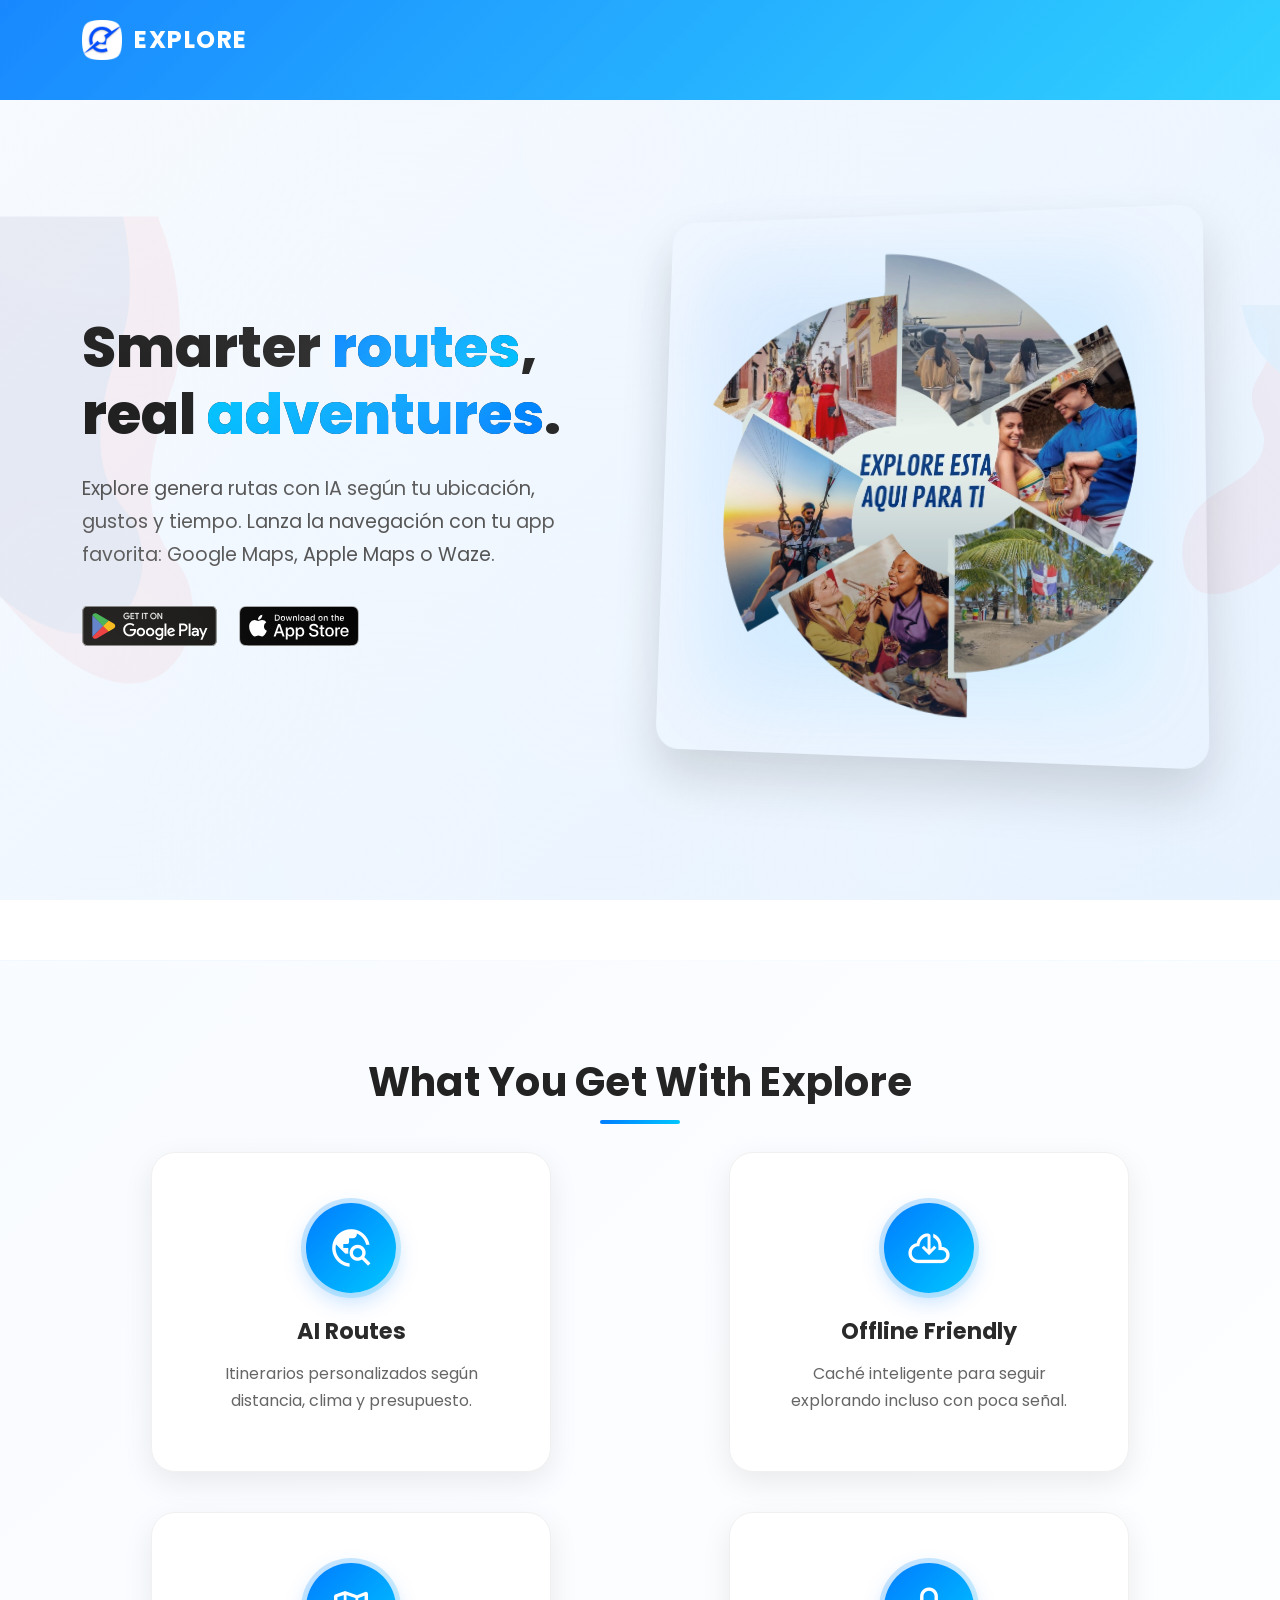
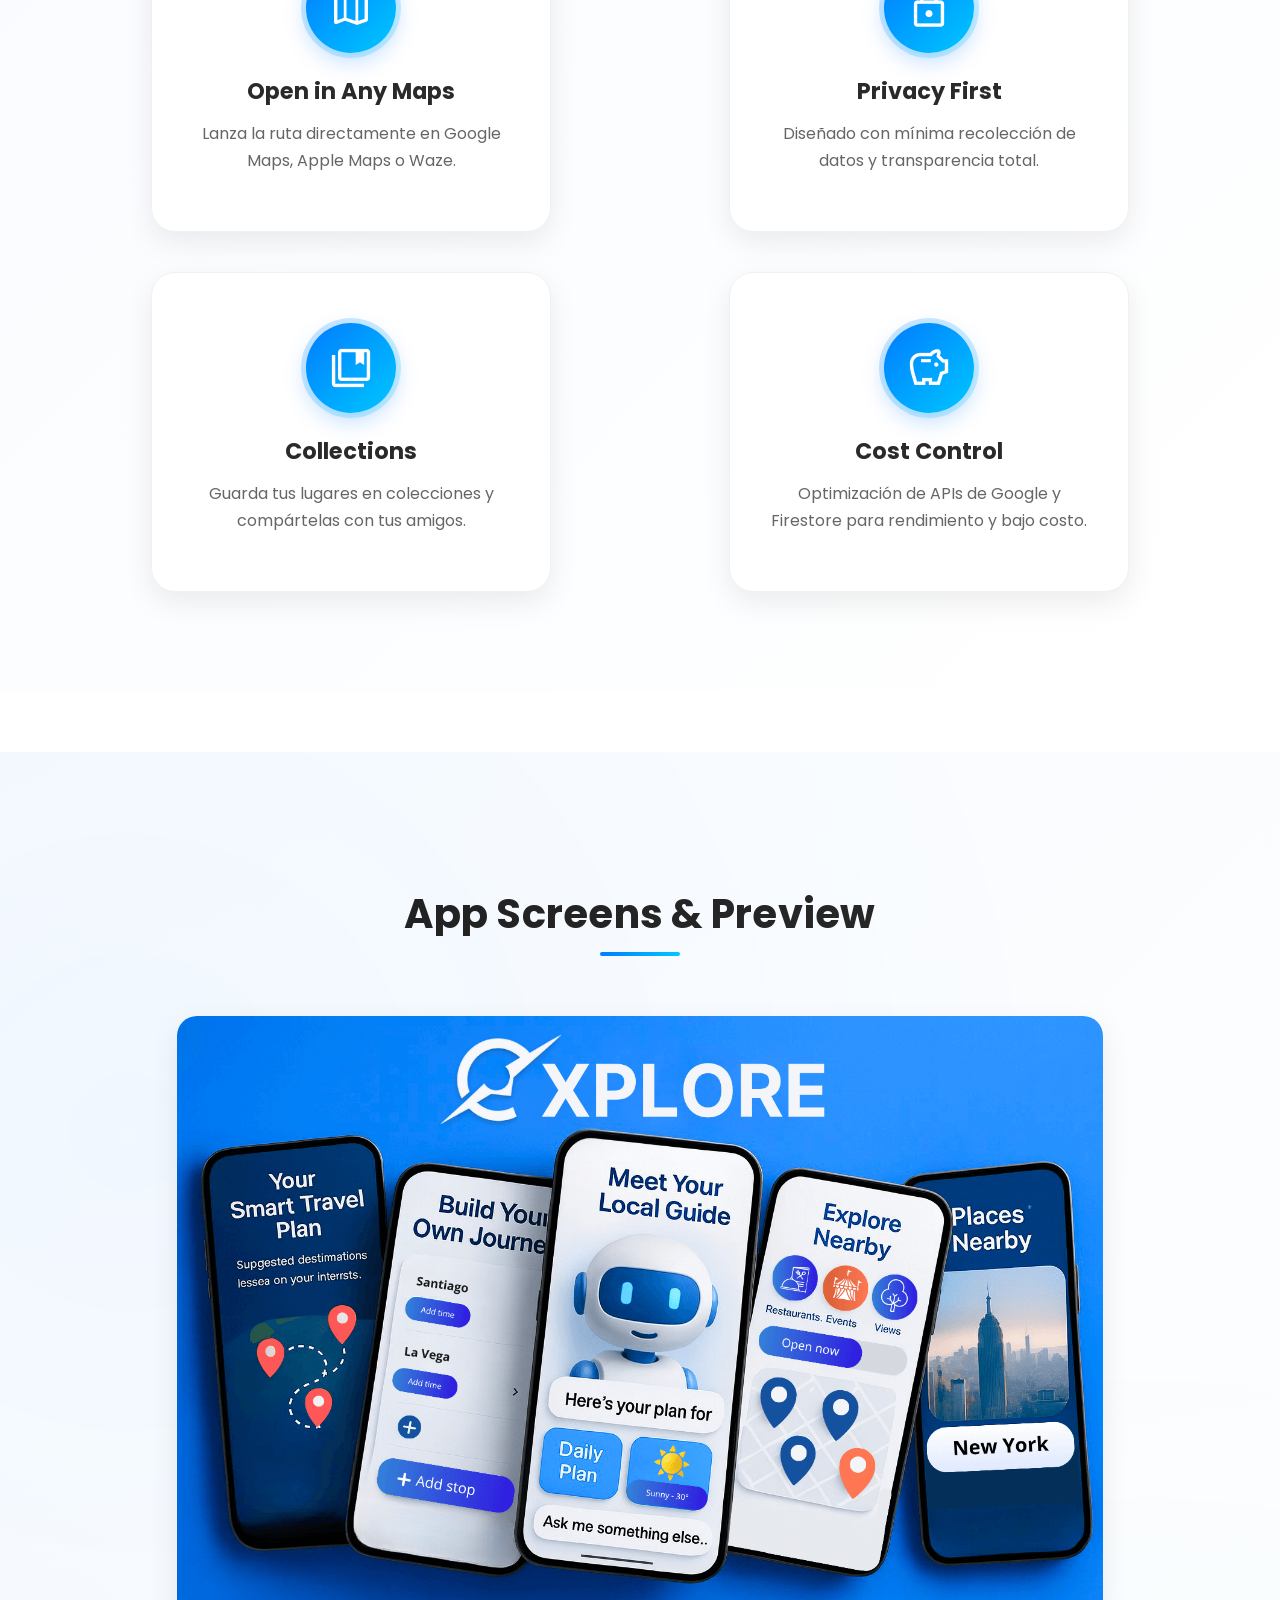
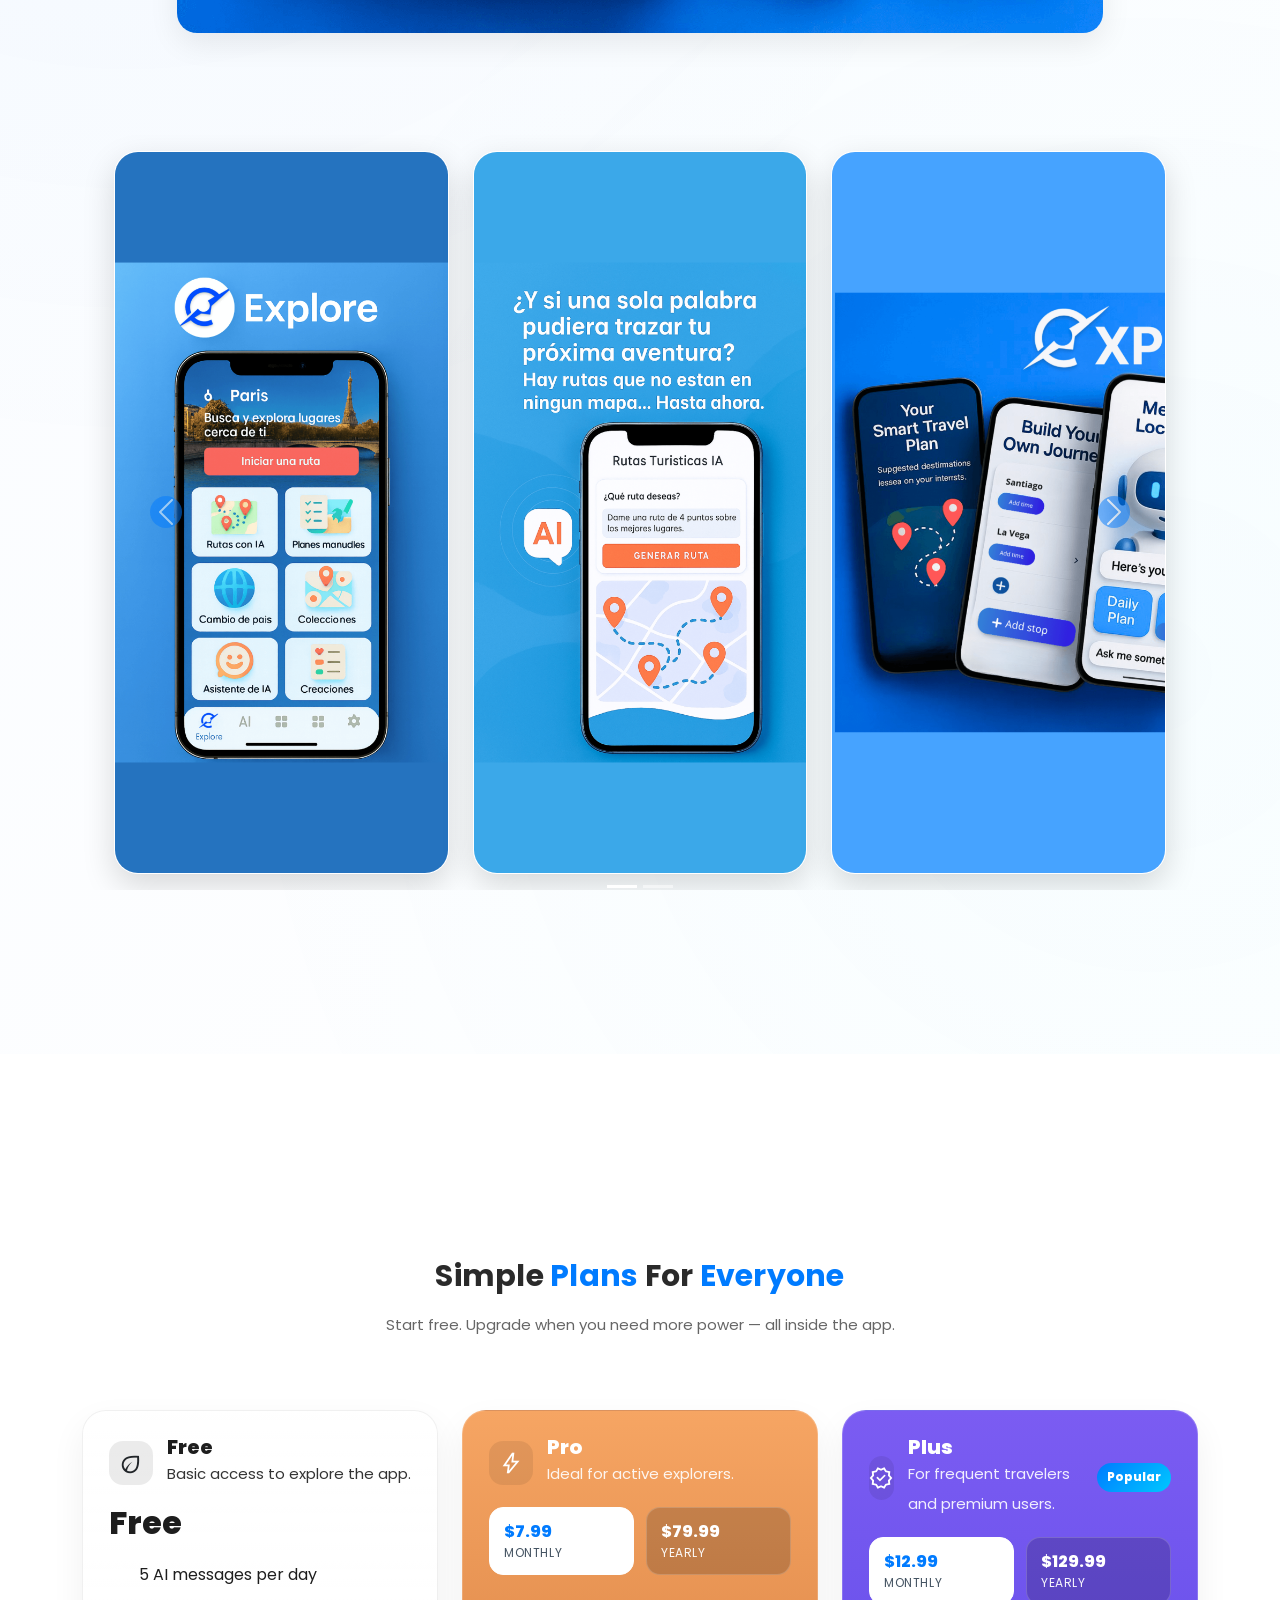
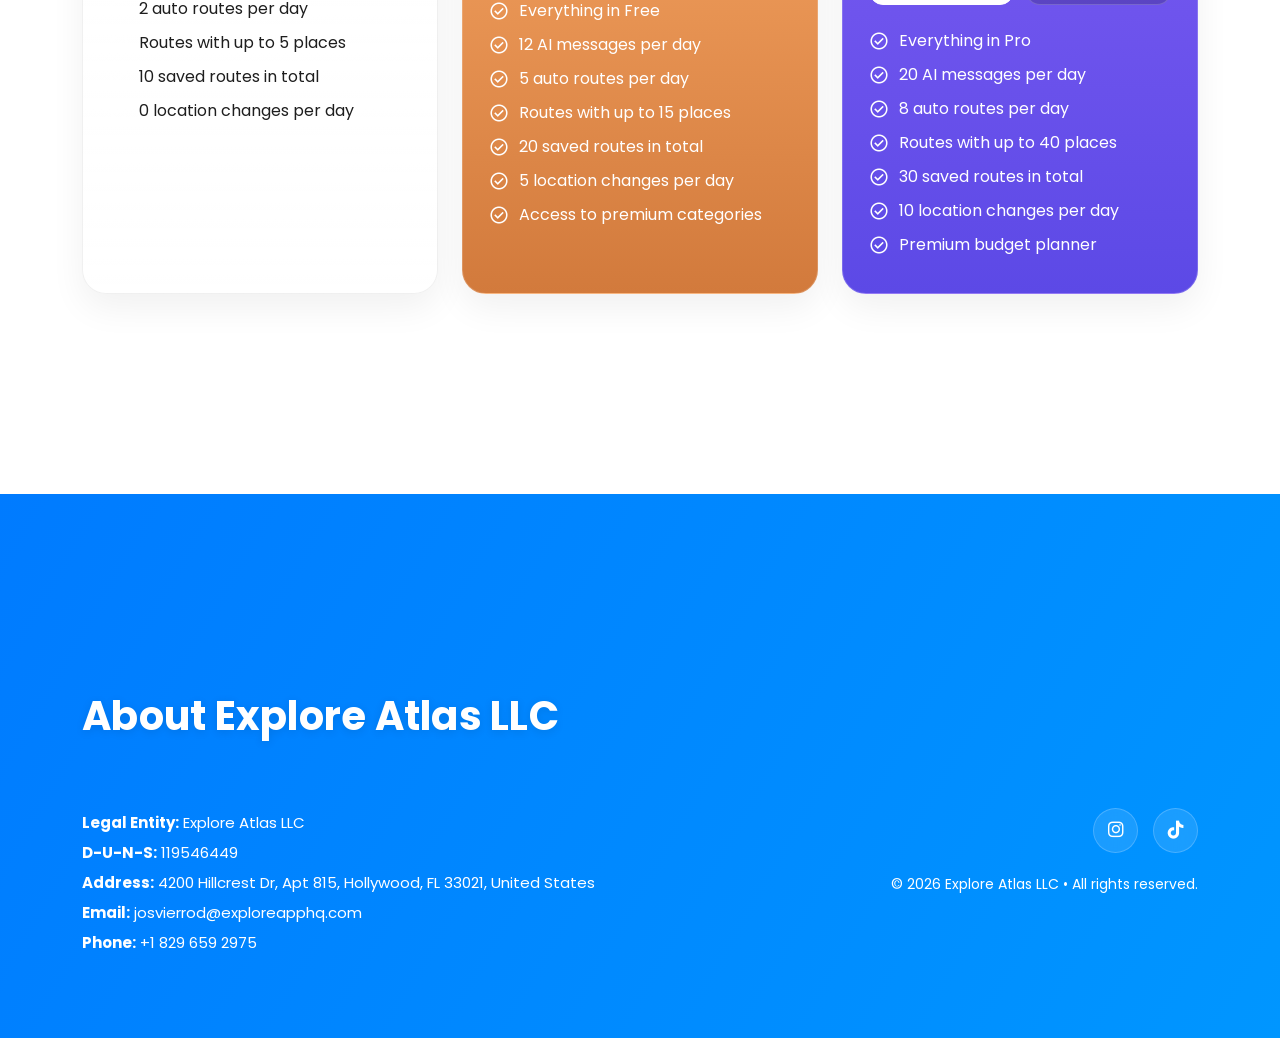
<file: index.html>
<!DOCTYPE html>
<html lang="en">
<head>
    <meta charset="UTF-8" />
    <meta name="viewport" content="width=device-width, initial-scale=1, shrink-to-fit=no" />
    <meta name="description" content="Explore Atlas – AI-assisted routes, offline-friendly and multi-map launch (Google, Apple, Waze). Public Beta in the Dominican Republic." />
    <meta name="theme-color" content="#ff7a33" />
    <title>Explore Atlas – Smarter Routes, Real Adventures</title>

    <!-- Font Awesome (Brands) -->
    <link rel="stylesheet" href="https://cdnjs.cloudflare.com/ajax/libs/font-awesome/6.5.2/css/all.min.css">

    <!-- Material Symbols (Outlined) -->
    <link rel="stylesheet" href="https://fonts.googleapis.com/css2?family=Material+Symbols+Outlined:opsz,wght,FILL,GRAD@24,400,0,0" />

    <!-- Bootstrap core CSS -->
    <link href="vendor/bootstrap/css/bootstrap.min.css" rel="stylesheet" />

    <!-- Additional CSS Files -->
    <link rel="stylesheet" href="assets/css/fontawesome.css" />
    <link rel="stylesheet" href="assets/css/templatemo-space-dynamic.css" />
    <link rel="stylesheet" href="assets/css/animated.css" />
    <link rel="stylesheet" href="assets/css/owl.css" />
    <link rel="icon" href="assets/images/logo.svg" type="image/svg+xml" />

    <!-- ⛑️ Overrides críticos para garantizar clics (puedes mover a tu CSS luego) -->
    <style>
        /* Deja pasar clics en decoraciones del banner */
        .main-banner::before, .main-banner::after { pointer-events: none !important; }
        /* Sube el contenido del banner por encima del fondo */
        .main-banner .container { position: relative; z-index: 5 !important; }
        /* Asegura que la zona de botones esté por encima y reciba clics */
        .store-buttons { position: relative; z-index: 10 !important; pointer-events: auto !important; }
        .store-buttons a { display: inline-block; line-height: 0; pointer-events: auto !important; }
        .store-buttons img.store-badge { height: 55px; pointer-events: auto !important; cursor: pointer; }
        @media (max-width: 768px) { .store-buttons img.store-badge { height: 40px; } }
        /* Evita que sombras pseudo tapen clics en otros bloques comunes del template */
        .item::before { pointer-events: none !important; }
        /* Por si el preloader quedó invisible pero encima */
        #js-preloader { pointer-events: none !important; }
    </style>
</head>

<body>
<!-- ***** Preloader ***** -->
<div id="js-preloader" class="js-preloader">
    <div class="preloader-inner">
        <span class="dot"></span>
        <div class="dots"><span></span><span></span><span></span></div>
    </div>
</div>

<!-- ***** Header ***** -->
<header class="header-area header-sticky wow slideInDown" data-wow-duration="0.75s" data-wow-delay="0s">
    <div class="container">
        <nav class="main-nav">
            <a href="#top" class="logo">
                <img src="assets/images/icon-192.png" alt="Explore Logo" />
                <h4>Explore</h4>
            </a>
            <a class="menu-trigger"><span>Menu</span></a>
        </nav>
    </div>
</header>

<!-- ***** Hero ***** -->
<div class="main-banner wow fadeIn" id="top" data-wow-duration="1s" data-wow-delay="0.5s">
    <div class="container">
        <div class="row align-items-center">
            <div class="col-lg-6 align-self-center">
                <div class="left-content header-text wow fadeInLeft" data-wow-duration="1s" data-wow-delay="1s">
                    <h2>Smarter <em>routes</em>, real <span>adventures</span>.</h2>
                    <p>
                        Explore genera rutas con IA según tu ubicación, gustos y tiempo. Lanza la
                        navegación con tu app favorita: Google Maps, Apple Maps o Waze.
                    </p>

                    <!-- ✅ Botones de App Store y Google Play -->
                    <div class="store-buttons mt-4">
                        <a id="googleplay-link"
                           href="https://play.google.com/store/apps/details?id=com.explore.miapp&hl=es"
                           target="_blank" rel="noopener noreferrer" class="me-2" aria-label="Get it on Google Play">
                            <!-- La imagen puede venir del backend; lo importante es mantener el <a> y esta clase -->
                            <img id="googleplay-badge" class="store-badge"
                                 src="assets/images/googleplay-badge.svg" alt="Get it on Google Play">
                        </a>

                        <a id="appstore-link"
                           href="https://apps.apple.com/do/app/explore-tourism/id6748882805?l=en-GB"
                           target="_blank" rel="noopener noreferrer" aria-label="Download on the App Store">
                            <img id="appstore-badge" class="store-badge"
                                 src="assets/images/appstore-badge.svg" alt="Download on the App Store">
                        </a>
                    </div>
                </div>
            </div>

            <div class="col-lg-6 text-center">
                <div class="right-image wow fadeInRight" data-wow-duration="1s" data-wow-delay="0.5s">
                    <img src="assets/images/ExplorePromo1.png" alt="Explore app preview" />
                </div>
            </div>
        </div>
    </div>
</div>

<!-- ***** Features (Material Symbols) ***** -->
<div id="features" class="our-services section">
    <div class="container">
        <div class="section-heading text-center mb-5">
            <h2>What you Get with <span>Explore</span></h2>
        </div>

        <div class="features-grid">
            <div class="service-item wow fadeInUp" data-wow-delay="0.2s">
                <div class="icon"><span class="material-symbols-outlined">travel_explore</span></div>
                <h4>AI Routes</h4>
                <p>Itinerarios personalizados según distancia, clima y presupuesto.</p>
            </div>

            <div class="service-item wow fadeInUp" data-wow-delay="0.3s">
                <div class="icon"><span class="material-symbols-outlined">cloud_download</span></div>
                <h4>Offline Friendly</h4>
                <p>Caché inteligente para seguir explorando incluso con poca señal.</p>
            </div>

            <div class="service-item wow fadeInUp" data-wow-delay="0.4s">
                <div class="icon"><span class="material-symbols-outlined">map</span></div>
                <h4>Open in Any Maps</h4>
                <p>Lanza la ruta directamente en Google Maps, Apple Maps o Waze.</p>
            </div>

            <div class="service-item wow fadeInUp" data-wow-delay="0.5s">
                <div class="icon"><span class="material-symbols-outlined">lock</span></div>
                <h4>Privacy First</h4>
                <p>Diseñado con mínima recolección de datos y transparencia total.</p>
            </div>

            <div class="service-item wow fadeInUp" data-wow-delay="0.6s">
                <div class="icon"><span class="material-symbols-outlined">collections_bookmark</span></div>
                <h4>Collections</h4>
                <p>Guarda tus lugares en colecciones y compártelas con tus amigos.</p>
            </div>

            <div class="service-item wow fadeInUp" data-wow-delay="0.7s">
                <div class="icon"><span class="material-symbols-outlined">savings</span></div>
                <h4>Cost Control</h4>
                <p>Optimización de APIs de Google y Firestore para rendimiento y bajo costo.</p>
            </div>
        </div>
    </div>
</div>

<!-- ***** Screens / Portfolio ***** -->
<div id="screens" class="our-portfolio section">
    <div class="container">
        <div class="section-heading text-center mb-5">
            <h2>App <em>Screens</em> & <span>Preview</span></h2>
        </div>

        <!-- Imagen horizontal principal -->
        <div class="row justify-content-center mb-5">
            <div class="col-lg-10 text-center">
                <div class="item wow fadeInUp" data-wow-delay="0.2s" style="border-radius:16px; overflow:hidden;">
                    <img src="assets/images/P1.png" alt="Explore Web Preview" class="img-fluid shadow-lg" style="border-radius:16px;">
                </div>
            </div>
        </div>

        <!-- Carrusel TRIPLE solo para PC (md y arriba) -->
        <div id="appScreensCarouselDesktop" class="carousel slide d-none d-md-block wow fadeInUp" data-bs-ride="carousel" data-bs-interval="4000" data-wow-delay="0.4s">
            <div class="carousel-inner">
                <!-- Slide 1 - Tres imágenes -->
                <div class="carousel-item active">
                    <div class="d-flex justify-content-center gap-4">
                        <img src="assets/images/P2.png" class="phone-img" alt="App Screen 1">
                        <img src="assets/images/P3.png" class="phone-img" alt="App Screen 2">
                        <img src="assets/images/P4.png" class="phone-img" alt="App Screen 3">
                    </div>
                </div>
                <!-- Slide 2 - Tres imágenes -->
                <div class="carousel-item">
                    <div class="d-flex justify-content-center gap-4">
                        <img src="assets/images/P5.png" class="phone-img" alt="App Screen 4">
                        <img src="assets/images/P6.png" class="phone-img" alt="App Screen 5">
                        <img src="assets/images/P7.png" class="phone-img" alt="App Screen 6">
                    </div>
                </div>
            </div>

            <!-- Controles Desktop -->
            <button class="carousel-control-prev" type="button" data-bs-target="#appScreensCarouselDesktop" data-bs-slide="prev">
                <span class="carousel-control-prev-icon" aria-hidden="true"></span>
                <span class="visually-hidden">Anterior</span>
            </button>
            <button class="carousel-control-next" type="button" data-bs-target="#appScreensCarouselDesktop" data-bs-slide="next">
                <span class="carousel-control-next-icon" aria-hidden="true"></span>
                <span class="visually-hidden">Siguiente</span>
            </button>

            <!-- Indicadores Desktop -->
            <div class="carousel-indicators mt-3">
                <button type="button" data-bs-target="#appScreensCarouselDesktop" data-bs-slide-to="0" class="active"></button>
                <button type="button" data-bs-target="#appScreensCarouselDesktop" data-bs-slide-to="1"></button>
            </div>
        </div>

        <!-- Carrusel SIMPLE solo para Móvil (sm y abajo) -->
        <div id="appScreensCarouselMobile" class="carousel slide d-block d-md-none wow fadeInUp" data-bs-ride="carousel" data-bs-interval="3000" data-wow-delay="0.4s">
            <div class="carousel-inner">
                <div class="carousel-item active">
                    <img src="assets/images/P2.png" class="phone-img-mobile" alt="App Screen 1">
                </div>
                <div class="carousel-item">
                    <img src="assets/images/P3.png" class="phone-img-mobile" alt="App Screen 2">
                </div>
                <div class="carousel-item">
                    <img src="assets/images/P4.png" class="phone-img-mobile" alt="App Screen 3">
                </div>
                <div class="carousel-item">
                    <img src="assets/images/P5.png" class="phone-img-mobile" alt="App Screen 4">
                </div>
                <div class="carousel-item">
                    <img src="assets/images/P6.png" class="phone-img-mobile" alt="App Screen 5">
                </div>
                <div class="carousel-item">
                    <img src="assets/images/P7.png" class="phone-img-mobile" alt="App Screen 6">
                </div>
            </div>

            <!-- Controles Mobile -->
            <button class="carousel-control-prev" type="button" data-bs-target="#appScreensCarouselMobile" data-bs-slide="prev">
                <span class="carousel-control-prev-icon" aria-hidden="true"></span>
                <span class="visually-hidden">Anterior</span>
            </button>
            <button class="carousel-control-next" type="button" data-bs-target="#appScreensCarouselMobile" data-bs-slide="next">
                <span class="carousel-control-next-icon" aria-hidden="true"></span>
                <span class="visually-hidden">Siguiente</span>
            </button>

            <!-- Indicadores Mobile -->
            <div class="carousel-indicators mt-3">
                <button type="button" data-bs-target="#appScreensCarouselMobile" data-bs-slide-to="0" class="active"></button>
                <button type="button" data-bs-target="#appScreensCarouselMobile" data-bs-slide-to="1"></button>
                <button type="button" data-bs-target="#appScreensCarouselMobile" data-bs-slide-to="2"></button>
                <button type="button" data-bs-target="#appScreensCarouselMobile" data-bs-slide-to="3"></button>
                <button type="button" data-bs-target="#appScreensCarouselMobile" data-bs-slide-to="4"></button>
                <button type="button" data-bs-target="#appScreensCarouselMobile" data-bs-slide-to="5"></button>
            </div>
        </div>
    </div>
</div>

<!-- ***** Pricing (Landing Version – sin botones ni "Current Plan") ***** -->
<section id="pricing" class="pricing section">
    <div class="container">
        <div class="section-heading text-center">
            <h2>Simple <em>Plans</em> for <span>Everyone</span></h2>
            <p class="pricing-sub">Start free. Upgrade when you need more power — all inside the app.</p>
        </div>

        <div class="row g-4 justify-content-center">
            <!-- FREE -->
            <div class="col-lg-4 col-md-6">
                <article class="plan-card plan-free wow fadeInUp" data-wow-delay="0.1s">
                    <div class="plan-top">
                        <div class="plan-icon"><span class="material-symbols-outlined">eco</span></div>
                        <div>
                            <h3 class="plan-title">Free</h3>
                            <p class="plan-sub">Basic access to explore the app.</p>
                        </div>
                    </div>

                    <div class="plan-price-big">Free</div>

                    <ul class="plan-features">
                        <li class="ok"><span class="material-symbols-outlined">check_circle</span> 5 AI messages per day</li>
                        <li class="ok"><span class="material-symbols-outlined">check_circle</span> 2 auto routes per day</li>
                        <li class="ok"><span class="material-symbols-outlined">check_circle</span> Routes with up to 5 places</li>
                        <li class="ok"><span class="material-symbols-outlined">check_circle</span> 10 saved routes in total</li>
                        <li class="ok"><span class="material-symbols-outlined">check_circle</span> 0 location changes per day</li>
                    </ul>
                </article>
            </div>

            <!-- PRO -->
            <div class="col-lg-4 col-md-6">
                <article class="plan-card plan-pro wow fadeInUp" data-wow-delay="0.2s">
                    <div class="plan-top">
                        <div class="plan-icon"><span class="material-symbols-outlined">bolt</span></div>
                        <div>
                            <h3 class="plan-title">Pro</h3>
                            <p class="plan-sub">Ideal for active explorers.</p>
                        </div>
                    </div>

                    <div class="price-toggle">
                        <div class="pill active">
                            <div class="pill-price">$7.99</div>
                            <div class="pill-tag">MONTHLY</div>
                        </div>
                        <div class="pill">
                            <div class="pill-price">$79.99</div>
                            <div class="pill-tag">YEARLY</div>
                        </div>
                    </div>

                    <ul class="plan-features">
                        <li class="ok"><span class="material-symbols-outlined">check_circle</span> Everything in Free</li>
                        <li class="ok"><span class="material-symbols-outlined">check_circle</span> 12 AI messages per day</li>
                        <li class="ok"><span class="material-symbols-outlined">check_circle</span> 5 auto routes per day</li>
                        <li class="ok"><span class="material-symbols-outlined">check_circle</span> Routes with up to 15 places</li>
                        <li class="ok"><span class="material-symbols-outlined">check_circle</span> 20 saved routes in total</li>
                        <li class="ok"><span class="material-symbols-outlined">check_circle</span> 5 location changes per day</li>
                        <li class="ok"><span class="material-symbols-outlined">check_circle</span> Access to premium categories</li>
                    </ul>
                </article>
            </div>

            <!-- PLUS -->
            <div class="col-lg-4 col-md-6">
                <article class="plan-card plan-plus wow fadeInUp" data-wow-delay="0.3s">
                    <div class="plan-top">
                        <div class="plan-icon"><span class="material-symbols-outlined">verified</span></div>
                        <div>
                            <h3 class="plan-title">Plus</h3>
                            <p class="plan-sub">For frequent travelers and premium users.</p>
                        </div>
                        <span class="plan-badge">Popular</span>
                    </div>

                    <div class="price-toggle">
                        <div class="pill active">
                            <div class="pill-price">$12.99</div>
                            <div class="pill-tag">MONTHLY</div>
                        </div>
                        <div class="pill">
                            <div class="pill-price">$129.99</div>
                            <div class="pill-tag">YEARLY</div>
                        </div>
                    </div>

                    <ul class="plan-features">
                        <li class="ok"><span class="material-symbols-outlined">check_circle</span> Everything in Pro</li>
                        <li class="ok"><span class="material-symbols-outlined">check_circle</span> 20 AI messages per day</li>
                        <li class="ok"><span class="material-symbols-outlined">check_circle</span> 8 auto routes per day</li>
                        <li class="ok"><span class="material-symbols-outlined">check_circle</span> Routes with up to 40 places</li>
                        <li class="ok"><span class="material-symbols-outlined">check_circle</span> 30 saved routes in total</li>
                        <li class="ok"><span class="material-symbols-outlined">check_circle</span> 10 location changes per day</li>
                        <li class="ok"><span class="material-symbols-outlined">check_circle</span> Premium budget planner</li>
                    </ul>
                </article>
            </div>
        </div>
    </div>
</section>

<!-- ***** About / Contact ***** -->
<div id="contact" class="contact-us section">
    <div class="container">
        <div class="section-heading">
            <h2>About <em>Explore Atlas LLC</em></h2>
        </div>
        <div class="row">
            <div class="col-lg-6">
                <p><strong>Legal Entity:</strong> Explore Atlas LLC</p>
                <p><strong>D-U-N-S:</strong> 119546449</p>
                <p><strong>Address:</strong> 4200 Hillcrest Dr, Apt 815, Hollywood, FL 33021, United States</p>
                <p><strong>Email:</strong> <a href="mailto:josvierrod@exploreapphq.com">josvierrod@exploreapphq.com</a></p>
                <p><strong>Phone:</strong> +1 829 659 2975</p>
            </div>

            <div class="col-lg-6 d-flex flex-column align-items-lg-end align-items-start">
                <div class="social-links mb-3">
                    <a class="social-btn" href="https://www.instagram.com/explore.app.latam?utm_source=ig_web_button_share_sheet&amp;igsh=ZDNlZDc0MzIxNw==" target="_blank" rel="noopener noreferrer" aria-label="Instagram">
                        <i class="fa-brands fa-instagram"></i>
                    </a>
                    <a class="social-btn" href="https://www.tiktok.com/@explore.app?lang=es-419" target="_blank" rel="noopener noreferrer" aria-label="TikTok">
                        <i class="fa-brands fa-tiktok"></i>
                    </a>
                </div>
                <p class="mb-0 small">© <span id="year"></span> Explore Atlas LLC • All rights reserved.</p>
            </div>
        </div>
    </div>
</div>

<!-- ***** Scripts ***** -->
<script>
    // Año dinámico
    document.getElementById('year').textContent = new Date().getFullYear();

    //  Enlazado robusto + desbloqueo de overlays
    (function () {
      const PLAY_URL  = "https://play.google.com/store/apps/details?id=com.explore.miapp&hl=es";
      const APPLE_URL = "https://apps.apple.com/do/app/explore-tourism/id6748882805?l=en-GB";

      function wireAnchor(id, url) {
        const a = document.getElementById(id);
        if (!a) return;
        a.href = url;
        a.target = "_blank";
        a.rel = "noopener noreferrer";
        a.style.pointerEvents = "auto";

        // Evita que otros scripts bloqueen el click
        a.addEventListener('click', (e) => {
          // no cancelamos el default del <a>, solo evitamos propagación
          e.stopPropagation();
        }, true);

        const img = a.querySelector('img');
        if (img) {
          img.style.cursor = 'pointer';
          img.addEventListener('click', (e) => {
            // si por alguna razón el <a> no navega, forzamos
            if (!a.href) window.open(url, "_blank", "noopener");
            e.stopPropagation();
          }, true);
        }
      }

      // Quita cualquier overlay del preloader si quedó encima
      const preloader = document.getElementById('js-preloader');
      if (preloader) {
        preloader.style.pointerEvents = 'none';
        // Si por algún motivo sigue mostrándose, lo ocultamos al rato
        setTimeout(() => { preloader.style.display = 'none'; }, 2000);
      }

      // Vincula los botones
      wireAnchor('googleplay-link', PLAY_URL);
      wireAnchor('appstore-link', APPLE_URL);

      // 🛡️ Desbloqueo automático: si hay algo por encima, desactiva pointer-events en ese elemento
      function unblockAbove(el) {
        if (!el) return;
        const r = el.getBoundingClientRect();
        const testPoints = [
          [r.left + r.width * 0.25, r.top + r.height / 2],
          [r.left + r.width * 0.75, r.top + r.height / 2]
        ];
        testPoints.forEach(([x, y]) => {
          const top = document.elementFromPoint(x, y);
          if (top && !el.contains(top)) {
            // Solo desactivamos pointer-events del elemento que tapa
            top.style.pointerEvents = 'none';
          }
        });
      }

      const stores = document.querySelector('.store-buttons');
      unblockAbove(stores);

      // Por si frameworks reinyectan overlays luego de animaciones
      setTimeout(() => unblockAbove(stores), 800);
      window.addEventListener('resize', () => unblockAbove(stores));
    })();
</script>

<script src="vendor/jquery/jquery.min.js"></script>
<script src="vendor/bootstrap/js/bootstrap.bundle.min.js"></script>
<script src="assets/js/owl-carousel.js"></script>
<script src="assets/js/animation.js"></script>
<script src="assets/js/imagesloaded.js"></script>
<script src="assets/js/templatemo-custom.js"></script>
</body>
</html>
</file>
<file: assets/css/templatemo-space-dynamic.css>
/* 

TemplateMo 562 Space Dynamic

https://templatemo.com/tm-562-space-dynamic

*/

/* ---------------------------------------------
Table of contents
------------------------------------------------
01. font & reset css
02. reset
03. global styles
04. header
05. banner
06. features
07. testimonials
08. contact
09. footer
10. preloader
11. search
12. portfolio

--------------------------------------------- */
/*
---------------------------------------------
font & reset css
---------------------------------------------
*/
@import url('https://fonts.googleapis.com/css2?family=Poppins:wght@100;200;300;400;500;600;700;800;900&display=swap');
/*
---------------------------------------------
reset
---------------------------------------------
*/
html, body, div, span, applet, object, iframe, h1, h2, h3, h4, h5, h6, p, blockquote, div
pre, a, abbr, acronym, address, big, cite, code, del, dfn, em, font, img, ins, kbd, q,
s, samp, small, strike, strong, sub, sup, tt, var, b, u, i, center, dl, dt, dd, ol, ul, li,
figure, header, nav, section, article, aside, footer, figcaption {
  margin: 0;
  padding: 0;
  border: 0;
  outline: 0;
}

/* clear fix */
.grid:after {
  content: '';
  display: block;
  clear: both;
}

/* ---- .grid-item ---- */

.grid-sizer,
.grid-item {
  width: 50%;
}

.grid-item {
  float: left;
}

.grid-item img {
  display: block;
  max-width: 100%;
}

.clearfix:after {
  content: ".";
  display: block;
  clear: both;
  visibility: hidden;
  line-height: 0;
  height: 0;
}

.clearfix {
  display: inline-block;
}

html[xmlns] .clearfix {
  display: block;
}

* html .clearfix {
  height: 1%;
}

ul, li {
  padding: 0;
  margin: 0;
  list-style: none;
}

header, nav, section, article, aside, footer, hgroup {
  display: block;
}

* {
  box-sizing: border-box;
}

html, body {
  font-family: 'Poppins', sans-serif;
  font-weight: 400;
  background-color: #fff;
  -ms-text-size-adjust: 100%;
  -webkit-font-smoothing: antialiased;
  -moz-osx-font-smoothing: grayscale;
}

a {
  text-decoration: none !important;
}

h1, h2, h3, h4, h5, h6 {
  margin-top: 0px;
  margin-bottom: 0px;
}

ul {
  margin-bottom: 0px;
}

p {
  font-size: 15px;
  line-height: 30px;
  color: #2a2a2a;
}

img {
  width: 100%;
  overflow: hidden;
}

/*
---------------------------------------------
global styles
---------------------------------------------
*/
html,
body {
  background: #fff;
  font-family: 'Poppins', sans-serif;
}

::selection {
  background: #03a4ed;
  color: #fff;
}

::-moz-selection {
  background: #03a4ed;
  color: #fff;
}

@media (max-width: 991px) {
  html, body {
    overflow-x: hidden;
  }
  .mobile-top-fix {
    margin-top: 30px;
    margin-bottom: 0px;
  }
  .mobile-bottom-fix {
    margin-bottom: 30px;
  }
  .mobile-bottom-fix-big {
    margin-bottom: 60px;
  }
}

.page-section {
  margin-top: 120px;
}

.section-heading h2 {
  font-size: 30px;
  text-transform: capitalize;
  color: #2a2a2a;
  font-weight: 700;
  letter-spacing: 0.25px;
  position: relative;
  z-index: 2;
  line-height: 44px;
}

.section-heading h2 em {
  font-style: normal;
  color: #03a4ed;
}

.section-heading h2 span {
  color: #fe3f40;
}

.main-blue-button a {
  display: inline-block;
  background-color: #03a4ed;
  font-size: 15px;
  font-weight: 400;
  color: #fff;
  text-transform: capitalize;
  padding: 12px 25px;
  border-radius: 23px;
  letter-spacing: 0.25px;
}

.main-red-button a {
  display: inline-block;
  background-color: #fe3f40;
  font-size: 15px;
  font-weight: 400;
  color: #fff;
  text-transform: capitalize;
  padding: 12px 25px;
  border-radius: 23px;
  letter-spacing: 0.25px;
}

.main-white-button a {
  display: inline-block;
  background-color: #fff;
  font-size: 15px;
  font-weight: 400;
  color: #fe3f40;
  text-transform: capitalize;
  padding: 12px 25px;
  border-radius: 23px;
  letter-spacing: 0.25px;
}

/*
---------------------------------------------
header
---------------------------------------------
*/

*/

.background-header {
  background-color: rgba(255, 255, 255, 0.95) !important;
  backdrop-filter: blur(10px);
  -webkit-backdrop-filter: blur(10px);
  height: 80px !important;
  position: fixed !important;
  top: 0px;
  left: 0px;
  right: 0px;
  box-shadow: 0 4px 20px rgba(0, 0, 0, 0.08) !important;
  border-bottom: 1px solid rgba(255, 255, 255, 0.8);
}

.background-header .logo,
.background-header .main-nav .nav li a {
  color: #1e1e1e !important;
}

.background-header .main-nav .nav li:hover a {
  color: var(--primary-color) !important;
  transform: translateY(-1px);
}

.background-header .nav li a.active {
  color: var(--primary-color) !important;
  font-weight: 600;
}

.header-area {
  background: linear-gradient(135deg, rgba(0, 123, 255, 0.9) 0%, rgba(0, 200, 255, 0.8) 100%);
  position: absolute;
  top: 0px;
  left: 0px;
  right: 0px;
  z-index: 100;
  height: 100px;
  -webkit-transition: all 0.4s ease;
  -moz-transition: all 0.4s ease;
  -o-transition: all 0.4s ease;
  transition: all 0.4s ease;
}

.header-area .main-nav {
  min-height: 80px;
  background: transparent;
  display: flex;
  align-items: center;
  justify-content: space-between;
}

.header-area .main-nav .logo {
  display: flex;
  align-items: center;
  gap: 12px;
  color: #fff;
  font-size: 24px;
  font-weight: 700;
  text-transform: uppercase;
  letter-spacing: 1.5px;
  float: left;
  -webkit-transition: all 0.3s ease;
  -moz-transition: all 0.3s ease;
  -o-transition: all 0.3s ease;
  transition: all 0.3s ease;
  text-decoration: none;
}

.header-area .main-nav .logo img {
  height: 40px;
  width: auto;
  border-radius: 8px;
  transition: transform 0.3s ease;
}

.header-area .main-nav .logo:hover img {
  transform: scale(1.05);
}

.header-area .main-nav .logo h4 {
  font-size: 24px;
  font-weight: 700;
  text-transform: uppercase;
  color: #fff;
  line-height: 1;
  margin: 0;
  -webkit-transition: all 0.3s ease;
  -moz-transition: all 0.3s ease;
  -o-transition: all 0.3s ease;
  transition: all 0.3s ease;
}

.background-header .main-nav .logo h4 {
  background: linear-gradient(135deg, var(--primary-color), var(--accent-color));
  -webkit-background-clip: text;
  -webkit-text-fill-color: transparent;
  line-height: 1;
}

.logo h4 span {
  color: #fff;
}

.background-header .logo h4 span {
  background: linear-gradient(135deg, var(--accent-color), var(--primary-color));
  -webkit-background-clip: text;
  -webkit-text-fill-color: transparent;
}

.background-header .main-nav .nav {
  margin-top: 20px !important;
}

.header-area .main-nav .nav {
  float: right;
  margin-top: 30px;
  margin-right: 0px;
  background-color: transparent;
  -webkit-transition: all 0.3s ease;
  -moz-transition: all 0.3s ease;
  -o-transition: all 0.3s ease;
  transition: all 0.3s ease;
  position: relative;
  z-index: 999;
  display: flex;
  align-items: center;
}

.header-area .main-nav .nav li {
  padding-left: 15px;
  padding-right: 15px;
  position: relative;
}

.header-area .main-nav .nav li:last-child {
  padding-right: 0px;
  padding-left: 25px;
}

.header-area .main-nav .nav li:last-child a,
.background-header .main-nav .nav li:last-child a {
  color: #fff !important;
  padding: 10px 25px;
  font-weight: 500;
  background: linear-gradient(135deg, var(--primary-color), var(--accent-color));
  border-radius: 25px;
  transition: all 0.3s ease;
  box-shadow: 0 4px 15px rgba(0, 123, 255, 0.3);
}

.header-area .main-nav .nav li:last-child a:hover,
.header-area .main-nav .nav li:last-child a.active {
  color: #fff !important;
  transform: translateY(-2px);
  box-shadow: 0 6px 20px rgba(0, 123, 255, 0.4);
}

.background-header .main-nav .nav li:last-child a {
  background: linear-gradient(135deg, var(--primary-color), var(--accent-color));
}

.header-area .main-nav .nav li a {
  display: block;
  font-weight: 500;
  font-size: 15px;
  color: #fff;
  text-transform: capitalize;
  -webkit-transition: all 0.3s ease;
  -moz-transition: all 0.3s ease;
  -o-transition: all 0.3s ease;
  transition: all 0.3s ease;
  height: 40px;
  line-height: 40px;
  border: transparent;
  letter-spacing: 0.5px;
  position: relative;
}

.background-header .main-nav .nav li a {
  color: #2a2a2a;
}

.header-area .main-nav .nav li:hover a,
.header-area .main-nav .nav li a.active {
  color: rgba(255, 255, 255, 0.9) !important;
}

.header-area .main-nav .nav li a:after {
  content: '';
  position: absolute;
  bottom: 0;
  left: 50%;
  width: 0;
  height: 2px;
  background: linear-gradient(135deg, var(--primary-color), var(--accent-color));
  transition: all 0.3s ease;
  transform: translateX(-50%);
}

.header-area .main-nav .nav li a:hover:after,
.header-area .main-nav .nav li a.active:after {
  width: 80%;
}

.background-header .main-nav .nav li:hover a,
.background-header .main-nav .nav li a.active {
  color: var(--primary-color) !important;
}

.background-header .main-nav .nav li a:after {
  background: linear-gradient(135deg, var(--primary-color), var(--accent-color));
}

.header-area .main-nav .nav li:last-child a:hover,
.background-header .main-nav .nav li:last-child a:hover {
  background: linear-gradient(135deg, var(--hover-color), var(--accent-color));
  transform: translateY(-2px);
}

.header-area .main-nav .nav li.submenu {
  position: relative;
  padding-right: 25px;
}

.header-area .main-nav .nav li.submenu:after {
  font-family: FontAwesome;
  content: "\f107";
  font-size: 12px;
  color: #fff;
  position: absolute;
  right: 10px;
  top: 50%;
  transform: translateY(-50%);
  transition: transform 0.3s ease;
}

.background-header .main-nav .nav li.submenu:after {
  color: #2a2a2a;
}

.header-area .main-nav .nav li.submenu:hover:after {
  transform: translateY(-50%) rotate(180deg);
}

.header-area .main-nav .nav li.submenu ul {
  position: absolute;
  width: 220px;
  box-shadow: 0 10px 30px rgba(0, 0, 0, 0.1);
  overflow: hidden;
  top: 55px;
  opacity: 0;
  transform: translateY(10px);
  visibility: hidden;
  z-index: -1;
  transition: all 0.3s ease;
  border-radius: 12px;
  background: #fff;
  border: 1px solid #f0f0f0;
}

.header-area .main-nav .nav li.submenu ul li {
  margin-left: 0px;
  padding-left: 0px;
  padding-right: 0px;
}

.header-area .main-nav .nav li.submenu ul li a {
  opacity: 1;
  display: block;
  background: #fff;
  color: #2a2a2a !important;
  padding-left: 20px;
  height: 45px;
  line-height: 45px;
  -webkit-transition: all 0.3s ease;
  -moz-transition: all 0.3s ease;
  -o-transition: all 0.3s ease;
  transition: all 0.3s ease;
  position: relative;
  font-size: 14px;
  font-weight: 400;
  border-bottom: 1px solid #f8f8f8;
}

.header-area .main-nav .nav li.submenu ul li:last-child a {
  border-bottom: none;
}

.header-area .main-nav .nav li.submenu ul li a:hover {
  background: #f8fbff;
  color: var(--primary-color) !important;
  padding-left: 25px;
}

.header-area .main-nav .nav li.submenu ul li a:hover:before {
  width: 4px;
  background: linear-gradient(135deg, var(--primary-color), var(--accent-color));
}

.header-area .main-nav .nav li.submenu ul li a:before {
  content: '';
  position: absolute;
  left: 0;
  top: 0;
  height: 100%;
  width: 0;
  background: var(--primary-color);
  transition: width 0.3s ease;
}

.header-area .main-nav .nav li.submenu:hover ul {
  visibility: visible;
  opacity: 1;
  z-index: 1000;
  transform: translateY(0);
}


.header-area .main-nav .menu-trigger {
  cursor: pointer;
  display: block;
  position: absolute;
  top: 33px;
  width: 32px;
  height: 40px;
  text-indent: -9999em;
  z-index: 99;
  right: 40px;
  display: none;
  background: transparent;
  border: none;
}

.background-header .main-nav .menu-trigger {
  top: 23px;
}

.header-area .main-nav .menu-trigger span,
.header-area .main-nav .menu-trigger span:before,
.header-area .main-nav .menu-trigger span:after {
  -moz-transition: all 0.4s;
  -o-transition: all 0.4s;
  -webkit-transition: all 0.4s;
  transition: all 0.4s;
  background-color: #fff;
  display: block;
  position: absolute;
  width: 30px;
  height: 3px;
  left: 0;
  border-radius: 2px;
}

.background-header .main-nav .menu-trigger span,
.background-header .main-nav .menu-trigger span:before,
.background-header .main-nav .menu-trigger span:after {
  background-color: #1e1e1e;
}

.header-area .main-nav .menu-trigger span:before,
.header-area .main-nav .menu-trigger span:after {
  -moz-transition: all 0.4s;
  -o-transition: all 0.4s;
  -webkit-transition: all 0.4s;
  transition: all 0.4s;
  background-color: #fff;
  display: block;
  position: absolute;
  width: 30px;
  height: 3px;
  left: 0;
  width: 100%;
  border-radius: 2px;
}

.background-header .main-nav .menu-trigger span:before,
.background-header .main-nav .menu-trigger span:after {
  background-color: #1e1e1e;
}

.header-area .main-nav .menu-trigger span:before,
.header-area .main-nav .menu-trigger span:after {
  content: "";
}

.header-area .main-nav .menu-trigger span {
  top: 16px;
}

.header-area .main-nav .menu-trigger span:before {
  -moz-transform-origin: 33% 100%;
  -ms-transform-origin: 33% 100%;
  -webkit-transform-origin: 33% 100%;
  transform-origin: 33% 100%;
  top: -10px;
  z-index: 10;
}

.header-area .main-nav .menu-trigger span:after {
  -moz-transform-origin: 33% 0;
  -ms-transform-origin: 33% 0;
  -webkit-transform-origin: 33% 0;
  transform-origin: 33% 0;
  top: 10px;
}

.header-area .main-nav .menu-trigger.active span,
.header-area .main-nav .menu-trigger.active span:before,
.header-area .main-nav .menu-trigger.active span:after {
  background-color: transparent;
  width: 100%;
}

.header-area .main-nav .menu-trigger.active span:before {
  -moz-transform: translateY(6px) translateX(1px) rotate(45deg);
  -ms-transform: translateY(6px) translateX(1px) rotate(45deg);
  -webkit-transform: translateY(6px) translateX(1px) rotate(45deg);
  transform: translateY(6px) translateX(1px) rotate(45deg);
  background-color: #fff;
}

.background-header .main-nav .menu-trigger.active span:before {
  background-color: #1e1e1e;
}

.header-area .main-nav .menu-trigger.active span:after {
  -moz-transform: translateY(-6px) translateX(1px) rotate(-45deg);
  -ms-transform: translateY(-6px) translateX(1px) rotate(-45deg);
  -webkit-transform: translateY(-6px) translateX(1px) rotate(-45deg);
  transform: translateY(-6px) translateX(1px) rotate(-45deg);
  background-color: #fff;
}

.background-header .main-nav .menu-trigger.active span:after {
  background-color: #1e1e1e;
}
/*
---------------------------------------------
preloader
---------------------------------------------
*/

.js-preloader {
    position: fixed;
    top: 0;
    left: 0;
    right: 0;
    bottom: 0;
    background-color: #fff;
    display: -webkit-box;
    display: flex;
    -webkit-box-align: center;
    align-items: center;
    -webkit-box-pack: center;
    justify-content: center;
    opacity: 1;
    visibility: visible;
    z-index: 9999;
    -webkit-transition: opacity 0.25s ease;
    transition: opacity 0.25s ease;
}

.js-preloader.loaded {
    opacity: 0;
    visibility: hidden;
    pointer-events: none;
}

@-webkit-keyframes dot {
    50% {
        -webkit-transform: translateX(96px);
        transform: translateX(96px);
    }
}

@keyframes dot {
    50% {
        -webkit-transform: translateX(96px);
        transform: translateX(96px);
    }
}

@-webkit-keyframes dots {
    50% {
        -webkit-transform: translateX(-31px);
        transform: translateX(-31px);
    }
}

@keyframes dots {
    50% {
        -webkit-transform: translateX(-31px);
        transform: translateX(-31px);
    }
}

.preloader-inner {
    position: relative;
    width: 142px;
    height: 40px;
    background: #fff;
}

.preloader-inner .dot {
    position: absolute;
    width: 16px;
    height: 16px;
    top: 12px;
    left: 15px;
    background: #fe3f40;
    border-radius: 50%;
    -webkit-transform: translateX(0);
    transform: translateX(0);
    -webkit-animation: dot 2.8s infinite;
    animation: dot 2.8s infinite;
}

.preloader-inner .dots {
    -webkit-transform: translateX(0);
    transform: translateX(0);
    margin-top: 12px;
    margin-left: 31px;
    -webkit-animation: dots 2.8s infinite;
    animation: dots 2.8s infinite;
}

.preloader-inner .dots span {
    display: block;
    float: left;
    width: 16px;
    height: 16px;
    margin-left: 16px;
    background: #fe3f40;
    border-radius: 50%;
}



/*
---------------------------------------------
Banner Style
---------------------------------------------
*/

.main-banner {
  padding: 180px 0 120px;
  background: linear-gradient(135deg, #f8fbff 0%, #e6f2ff 100%);
  position: relative;
  overflow: hidden;
  min-height: 100vh;
  display: flex;
  align-items: center;
}

.main-banner:after {
  content: '';
  background-image: url(../images/baner-dec-left.png);
  background-repeat: no-repeat;
  position: absolute;
  left: 0;
  top: 50%;
  transform: translateY(-50%);
  width: 193px;
  height: 467px;
  opacity: 0.6;
  z-index: 1;
}

.main-banner:before {
  content: '';
  background-image: url(../images/baner-dec-right.png);
  background-repeat: no-repeat;
  position: absolute;
  right: 0;
  top: 50%;
  transform: translateY(-50%);
  width: 98px;
  height: 290px;
  opacity: 0.6;
  z-index: 1;
}

.main-banner .container {
  position: relative;
  z-index: 2;
}

.main-banner .row {
  align-items: center;
  min-height: 500px;
}

.main-banner .left-content {
  margin-right: 30px;
  padding: 40px 0;
}

.main-banner .left-content h6 {
  text-transform: uppercase;
  font-size: 16px;
  color: var(--primary-color);
  margin-bottom: 20px;
  font-weight: 600;
  letter-spacing: 2px;
  display: inline-block;
  padding: 8px 20px;
  background: rgba(0, 123, 255, 0.1);
  border-radius: 20px;
}

.main-banner .left-content h2 {
  font-size: 3.5rem;
  font-weight: 800;
  color: #1e1e1e;
  line-height: 1.2;
  margin-bottom: 25px;
  background: linear-gradient(135deg, #1e1e1e 0%, #2a2a2a 100%);
  -webkit-background-clip: text;
  -webkit-text-fill-color: transparent;
}

.main-banner .left-content h2 em {
  color: var(--primary-color);
  font-style: normal;
  background: linear-gradient(135deg, var(--primary-color), var(--accent-color));
  -webkit-background-clip: text;
  -webkit-text-fill-color: transparent;
}

.main-banner .left-content h2 span {
  color: var(--accent-color);
  background: linear-gradient(135deg, var(--accent-color), var(--primary-color));
  -webkit-background-clip: text;
  -webkit-text-fill-color: transparent;
}

.main-banner .left-content p {
  margin: 25px 0 35px;
  font-size: 1.2rem;
  line-height: 1.7;
  color: #555;
  font-weight: 400;
}

.main-banner .left-content .cta-buttons {
  display: flex;
  gap: 20px;
  align-items: center;
  flex-wrap: wrap;
}

.main-banner .left-content .main-red-button a {
  background: linear-gradient(135deg, var(--primary-color), var(--accent-color));
  border: none;
  border-radius: 50px;
  padding: 16px 40px;
  font-weight: 600;
  font-size: 1.1rem;
  transition: all 0.3s ease;
  box-shadow: 0 8px 25px rgba(0, 123, 255, 0.3);
  display: inline-block;
}

.main-banner .left-content .main-red-button a:hover {
  transform: translateY(-3px);
  box-shadow: 0 12px 35px rgba(0, 123, 255, 0.4);
  background: linear-gradient(135deg, var(--hover-color), var(--accent-color));
}

.main-banner .left-content .secondary-button {
  display: inline-flex;
  align-items: center;
  gap: 10px;
  color: var(--primary-color);
  font-weight: 600;
  text-decoration: none;
  transition: all 0.3s ease;
  padding: 10px 20px;
  border-radius: 25px;
  border: 2px solid transparent;
}

.main-banner .left-content .secondary-button:hover {
  color: var(--accent-color);
  border-color: rgba(0, 123, 255, 0.2);
  transform: translateY(-2px);
}

.main-banner .right-image {
  position: relative;
  text-align: center;
}

.main-banner .right-image img {
  width: 100%;
  max-width: 600px;
  border-radius: 24px;
  box-shadow: 0 25px 50px rgba(0, 0, 0, 0.15);
  transform: perspective(1000px) rotateY(-8deg) rotateX(5deg) translateZ(0);
  transition: all 0.5s cubic-bezier(0.25, 0.46, 0.45, 0.94);
  position: relative;
  z-index: 2;
}

.main-banner .right-image img:hover {
  transform: perspective(1000px) rotateY(0) rotateX(0) translateZ(20px);
  box-shadow: 0 35px 70px rgba(0, 0, 0, 0.2);
}

.main-banner .right-image::before {
  content: '';
  position: absolute;
  top: 50%;
  left: 50%;
  transform: translate(-50%, -50%);
  width: 80%;
  height: 80%;
  background: linear-gradient(135deg, var(--primary-color), var(--accent-color));
  border-radius: 24px;
  opacity: 0.1;
  filter: blur(40px);
  z-index: 1;
  transition: all 0.5s ease;
}

.main-banner .right-image:hover::before {
  opacity: 0.15;
  filter: blur(50px);
  transform: translate(-50%, -50%) scale(1.05);
}

.main-banner .left-content form {
  margin-top: 40px;
  width: 100%;
  max-width: 480px;
  height: 70px;
  position: relative;
  background: linear-gradient(135deg, var(--primary-color), var(--accent-color));
  border-radius: 35px;
  padding: 5px;
  box-shadow: 0 10px 30px rgba(0, 123, 255, 0.3);
}

.main-banner .left-content form input {
  width: 100%;
  height: 100%;
  background: #fff;
  border-radius: 35px;
  border: none;
  outline: none;
  padding: 0 160px 0 30px;
  color: #2a2a2a;
  letter-spacing: 0.25px;
  font-size: 16px;
  font-weight: 400;
  transition: all 0.3s ease;
}

.main-banner .left-content form input:focus {
  box-shadow: 0 0 0 3px rgba(0, 123, 255, 0.2);
}

.main-banner .left-content form input::placeholder {
  color: #999;
  font-weight: 400;
}

.main-banner .left-content form button {
  position: absolute;
  right: 5px;
  top: 5px;
  display: inline-block;
  background: linear-gradient(135deg, var(--primary-color), var(--accent-color));
  font-size: 16px;
  font-weight: 600;
  color: #fff;
  text-transform: capitalize;
  padding: 15px 30px;
  border-radius: 30px;
  letter-spacing: 0.25px;
  outline: none;
  border: none;
  cursor: pointer;
  transition: all 0.3s ease;
  box-shadow: 0 5px 15px rgba(0, 123, 255, 0.4);
}

.main-banner .left-content form button:hover {
  transform: translateY(-2px);
  box-shadow: 0 8px 20px rgba(0, 123, 255, 0.5);
  background: linear-gradient(135deg, var(--hover-color), var(--accent-color));
}

.banner-stats {
  background: #fff;
  padding: 40px 0;
  border-top: 1px solid #f0f0f0;
}

.banner-stats .stat-item {
  text-align: center;
  padding: 20px;
}

.banner-stats .stat-number {
  font-size: 2.5rem;
  font-weight: 700;
  color: var(--primary-color);
  display: block;
  margin-bottom: 5px;
}

.banner-stats .stat-label {
  font-size: 1rem;
  color: #666;
  font-weight: 500;
}

@media (max-width: 1200px) {
  .main-banner .left-content h2 {
    font-size: 3rem;
  }

  .main-banner .right-image img {
    max-width: 500px;
  }
}

@media (max-width: 992px) {
  .main-banner {
    padding: 140px 0 80px;
    text-align: center;
  }

  .main-banner .left-content {
    margin-right: 0;
    margin-bottom: 60px;
  }

  .main-banner .left-content h2 {
    font-size: 2.5rem;
  }

  .main-banner .left-content p {
    font-size: 1.1rem;
  }

  .main-banner .right-image img {
    max-width: 400px;
    transform: none;
  }

  .main-banner .right-image img:hover {
    transform: translateY(-5px);
  }

  .main-banner .left-content .cta-buttons {
    justify-content: center;
  }

  .main-banner:before,
  .main-banner:after {
    display: none;
  }
}

@media (max-width: 768px) {
  .main-banner {
    padding: 120px 0 60px;
  }

  .main-banner .left-content h2 {
    font-size: 2.2rem;
  }

  .main-banner .left-content p {
    font-size: 1rem;
  }

  .main-banner .right-image img {
    max-width: 300px;
  }

  .main-banner .left-content form {
    height: 60px;
  }

  .main-banner .left-content form input {
    padding: 0 130px 0 20px;
    font-size: 14px;
  }

  .main-banner .left-content form button {
    padding: 12px 25px;
    font-size: 14px;
  }

  .main-banner .left-content .cta-buttons {
    flex-direction: column;
    gap: 15px;
  }
}


.main-banner .store-buttons {
  display: flex !important;
  align-items: center;
  justify-content: flex-start;
  gap: 14px;
  flex-wrap: nowrap;
  margin-top: 25px;
}

.main-banner .store-buttons a {
  display: inline-flex !important;
  align-items: center;
  justify-content: center;
  flex: 0 0 auto;
  text-decoration: none;
}

.main-banner .store-buttons img.store-badge {
  height: 40px !important;
  width: auto !important;
  max-width: none !important;
  display: inline-block !important;
  object-fit: contain;
  vertical-align: middle;
  transition: transform 0.25s ease, filter 0.25s ease;
}

.main-banner .store-buttons img.store-badge:hover {
  transform: translateY(-3px);
  filter: brightness(1.1);
}

/* Responsive */
@media (max-width: 768px) {
  .main-banner .store-buttons {
    justify-content: center;
    flex-wrap: wrap;
    gap: 10px;
  }

  .main-banner .store-buttons img.store-badge {
    height: 36px !important;
  }
}

@media (max-width: 576px) {
  .main-banner .left-content h2 {
    font-size: 1.8rem;
  }

  .main-banner .left-content h6 {
    font-size: 14px;
  }
}

---------------------------------------------
About Us Style
---------------------------------------------
*/

#about {
  margin-top: 80px;
  padding: 100px 0;
  background: linear-gradient(135deg, #f8fbff 0%, #ffffff 100%);
  position: relative;
  overflow: hidden;
}

#about:before {
  content: '';
  position: absolute;
  top: 0;
  left: 0;
  right: 0;
  bottom: 0;
  background:
    radial-gradient(circle at 20% 80%, rgba(0, 123, 255, 0.05) 0%, transparent 50%),
    radial-gradient(circle at 80% 20%, rgba(0, 200, 255, 0.05) 0%, transparent 50%);
  z-index: 1;
}

.about-us {
  position: relative;
  z-index: 2;
  background: none;
  padding: 0;
}

.about-us .container {
  position: relative;
  z-index: 2;
}

.about-us .row {
  align-items: center;
}

.about-us .left-image {
  margin-right: 0;
  text-align: center;
  position: relative;
}

.about-us .left-image img {
  max-width: 100%;
  border-radius: 20px;
  box-shadow: 0 20px 40px rgba(0, 0, 0, 0.1);
  transition: all 0.5s ease;
  transform: perspective(1000px) rotateY(-5deg);
}

.about-us .left-image:hover img {
  transform: perspective(1000px) rotateY(0) scale(1.02);
  box-shadow: 0 30px 60px rgba(0, 0, 0, 0.15);
}

.about-us .left-image::after {
  content: '';
  position: absolute;
  top: -20px;
  left: -20px;
  right: 20px;
  bottom: 20px;
  background: linear-gradient(135deg, var(--primary-color), var(--accent-color));
  border-radius: 20px;
  z-index: -1;
  opacity: 0.1;
  transition: all 0.5s ease;
}

.about-us .left-image:hover::after {
  opacity: 0.15;
  transform: translate(10px, -10px);
}

.about-us .services {
  padding-left: 30px;
}

.about-us .services .item {
  margin-bottom: 40px;
  padding: 30px;
  background: #fff;
  border-radius: 16px;
  box-shadow: 0 10px 30px rgba(0, 0, 0, 0.08);
  transition: all 0.3s ease;
  border: 1px solid #f0f0f0;
  display: flex;
  align-items: flex-start;
  position: relative;
  overflow: hidden;
}

.about-us .services .item::before {
  content: '';
  position: absolute;
  top: 0;
  left: 0;
  width: 4px;
  height: 100%;
  background: linear-gradient(135deg, var(--primary-color), var(--accent-color));
  transform: scaleY(0);
  transition: transform 0.3s ease;
}

.about-us .services .item:hover::before {
  transform: scaleY(1);
}

.about-us .services .item:hover {
  transform: translateY(-5px);
  box-shadow: 0 20px 40px rgba(0, 0, 0, 0.12);
  border-color: var(--primary-color);
}

.about-us .services .item .icon {
  float: none;
  margin-right: 25px;
  width: 80px;
  height: 80px;
  background: linear-gradient(135deg, var(--primary-color), var(--accent-color));
  border-radius: 16px;
  display: flex;
  align-items: center;
  justify-content: center;
  flex-shrink: 0;
  transition: all 0.3s ease;
  position: relative;
  overflow: hidden;
}

.about-us .services .item:hover .icon {
  transform: scale(1.1) rotate(5deg);
}

.about-us .services .item .icon::before {
  content: '';
  position: absolute;
  top: 0;
  left: 0;
  right: 0;
  bottom: 0;
  background: linear-gradient(135deg, rgba(255, 255, 255, 0.2), transparent);
  border-radius: 16px;
}

.about-us .services .item .icon img {
  max-width: 40px;
  filter: brightness(0) invert(1);
  transition: transform 0.3s ease;
}

.about-us .services .item:hover .icon img {
  transform: scale(1.1);
}

.about-us .services .item .right-text {
  overflow: hidden;
  flex: 1;
}

.about-us .services .item h4 {
  color: #1e1e1e;
  font-size: 1.4rem;
  font-weight: 700;
  margin-bottom: 12px;
  position: relative;
  padding-bottom: 10px;
}

.about-us .services .item h4::after {
  content: '';
  position: absolute;
  bottom: 0;
  left: 0;
  width: 30px;
  height: 2px;
  background: linear-gradient(135deg, var(--primary-color), var(--accent-color));
  transition: width 0.3s ease;
}

.about-us .services .item:hover h4::after {
  width: 60px;
}

.about-us .services .item p {
  color: #666;
  line-height: 1.7;
  font-size: 1rem;
  margin: 0;
}

/* Stats counter opcional */
.about-stats {
  background: #fff;
  padding: 60px 0;
  margin-top: 60px;
  border-radius: 20px;
  box-shadow: 0 10px 30px rgba(0, 0, 0, 0.08);
}

.about-stats .stat-item {
  text-align: center;
  padding: 20px;
}

.about-stats .stat-number {
  font-size: 3rem;
  font-weight: 800;
  color: var(--primary-color);
  display: block;
  margin-bottom: 10px;
  background: linear-gradient(135deg, var(--primary-color), var(--accent-color));
  -webkit-background-clip: text;
  -webkit-text-fill-color: transparent;
}

.about-stats .stat-label {
  font-size: 1.1rem;
  color: #666;
  font-weight: 600;
  text-transform: uppercase;
  letter-spacing: 1px;
}

/* Sección de llamada a la acción dentro de about */
.about-cta {
  background: linear-gradient(135deg, var(--primary-color), var(--accent-color));
  padding: 80px 0;
  margin-top: 80px;
  border-radius: 20px;
  text-align: center;
  color: #fff;
  position: relative;
  overflow: hidden;
}

.about-cta::before {
  content: '';
  position: absolute;
  top: 0;
  left: 0;
  right: 0;
  bottom: 0;
  background: url('data:image/svg+xml,<svg xmlns="http://www.w3.org/2000/svg" viewBox="0 0 1000 1000"><polygon fill="rgba(255,255,255,0.05)" points="0,1000 1000,0 1000,1000"/></svg>');
  background-size: cover;
}

.about-cta .container {
  position: relative;
  z-index: 2;
}

.about-cta h3 {
  font-size: 2.5rem;
  font-weight: 700;
  margin-bottom: 20px;
  color: #fff;
}

.about-cta p {
  font-size: 1.2rem;
  margin-bottom: 30px;
  opacity: 0.9;
}

.about-cta .main-white-button a {
  background: #fff;
  color: var(--primary-color);
  border: 2px solid #fff;
  padding: 15px 40px;
  font-weight: 600;
  border-radius: 50px;
  transition: all 0.3s ease;
  box-shadow: 0 5px 15px rgba(0, 0, 0, 0.2);
}

.about-cta .main-white-button a:hover {
  background: transparent;
  color: #fff;
  transform: translateY(-3px);
  box-shadow: 0 8px 25px rgba(0, 0, 0, 0.3);
}

@media (max-width: 1200px) {
  .about-us .services {
    padding-left: 20px;
  }
}

@media (max-width: 992px) {
  #about {
    margin-top: 60px;
    padding: 80px 0;
  }

  .about-us .left-image {
    margin-bottom: 60px;
  }

  .about-us .left-image img {
    transform: none;
  }

  .about-us .left-image:hover img {
    transform: scale(1.02);
  }

  .about-us .services {
    padding-left: 0;
  }

  .about-stats .stat-number {
    font-size: 2.5rem;
  }

  .about-cta h3 {
    font-size: 2rem;
  }
}

@media (max-width: 768px) {
  #about {
    padding: 60px 0;
  }

  .about-us .services .item {
    padding: 25px;
    margin-bottom: 30px;
  }

  .about-us .services .item .icon {
    width: 60px;
    height: 60px;
    margin-right: 20px;
  }

  .about-us .services .item .icon img {
    max-width: 30px;
  }

  .about-us .services .item h4 {
    font-size: 1.2rem;
  }

  .about-stats {
    padding: 40px 0;
    margin-top: 40px;
  }

  .about-stats .stat-number {
    font-size: 2rem;
  }

  .about-cta {
    padding: 60px 0;
    margin-top: 60px;
  }

  .about-cta h3 {
    font-size: 1.8rem;
  }

  .about-cta p {
    font-size: 1.1rem;
  }
}

@media (max-width: 576px) {
  .about-us .services .item {
    flex-direction: column;
    text-align: center;
    padding: 30px 25px;
  }

  .about-us .services .item .icon {
    margin-right: 0;
    margin-bottom: 20px;
    align-self: center;
  }

  .about-us .services .item h4::after {
    left: 50%;
    transform: translateX(-50%);
  }

  .about-stats .stat-number {
    font-size: 1.8rem;
  }

  .about-cta h3 {
    font-size: 1.6rem;
  }
}
/*
---------------------------------------------
Services Style
---------------------------------------------
*/


.our-services {
  margin-top: 0;
  padding: 100px 0;
  background: #fff;
  position: relative;
}

.our-services::before {
  content: '';
  position: absolute;
  top: 0;
  left: 0;
  right: 0;
  height: 1px;
  background: linear-gradient(90deg, transparent, var(--primary-color), transparent);
}

.our-services .container {
  position: relative;
  z-index: 2;
}

.our-services .row {
  align-items: center;
}

.our-services .left-content {
  margin-right: 0;
  padding-right: 60px;
}

.our-services .left-image {
  margin-right: 0;
  text-align: center;
  position: relative;
}

.our-services .left-image img {
  max-width: 100%;
  border-radius: 20px;
  box-shadow: 0 20px 40px rgba(0, 0, 0, 0.1);
  transition: all 0.5s ease;
}

.our-services .left-image:hover img {
  transform: scale(1.02);
  box-shadow: 0 30px 60px rgba(0, 0, 0, 0.15);
}

.our-services .section-heading h2 {
  margin-right: 0;
  margin-bottom: 20px;
  font-size: 2.5rem;
  background: linear-gradient(135deg, #1e1e1e, #2a2a2a);
  -webkit-background-clip: text;
  -webkit-text-fill-color: transparent;
}

.our-services .section-heading p {
  margin-top: 20px;
  margin-bottom: 50px;
  font-size: 1.1rem;
  line-height: 1.7;
  color: #666;
}

.our-services .skills-container {
  background: #f8fbff;
  padding: 40px;
  border-radius: 20px;
  border: 1px solid #f0f0f0;
  box-shadow: 0 10px 30px rgba(0, 0, 0, 0.05);
}

.our-services .progress-skill-bar {
  margin-bottom: 40px;
  position: relative;
  width: 100%;
}

.our-services .progress-skill-bar:last-child {
  margin-bottom: 0;
}

.our-services .progress-skill-bar .skill-header {
  display: flex;
  justify-content: space-between;
  align-items: center;
  margin-bottom: 15px;
}

.our-services .progress-skill-bar h4 {
  font-size: 1.1rem;
  font-weight: 600;
  color: #2a2a2a;
  margin: 0;
  display: flex;
  align-items: center;
  gap: 10px;
}

.our-services .progress-skill-bar h4::before {
  content: '';
  width: 8px;
  height: 8px;
  background: linear-gradient(135deg, var(--primary-color), var(--accent-color));
  border-radius: 50%;
  display: inline-block;
}

.our-services .progress-skill-bar .skill-percentage {
  font-size: 1rem;
  font-weight: 700;
  color: var(--primary-color);
  background: rgba(0, 123, 255, 0.1);
  padding: 4px 12px;
  border-radius: 20px;
  min-width: 50px;
  text-align: center;
  transition: all 0.3s ease;
}

.our-services .progress-skill-bar:hover .skill-percentage {
  background: rgba(0, 123, 255, 0.2);
  transform: scale(1.05);
}

.our-services .progress-skill-bar .full-bar {
  width: 100%;
  height: 8px;
  border-radius: 10px;
  background-color: #e9ecef;
  position: relative;
  z-index: 1;
  overflow: hidden;
}

.our-services .progress-skill-bar .full-bar::after {
  content: '';
  position: absolute;
  top: 0;
  left: 0;
  right: 0;
  bottom: 0;
  background: linear-gradient(90deg,
    transparent 0%,
    rgba(255, 255, 255, 0.4) 50%,
    transparent 100%);
  animation: shimmer 2s infinite;
}

@keyframes shimmer {
  0% { transform: translateX(-100%); }
  100% { transform: translateX(100%); }
}

.our-services .progress-skill-bar .filled-bar {
  background: linear-gradient(135deg, var(--primary-color), var(--accent-color));
  height: 100%;
  border-radius: 10px;
  position: relative;
  z-index: 2;
  transition: width 1.5s cubic-bezier(0.25, 0.46, 0.45, 0.94);
  width: 0;
  position: relative;
  overflow: hidden;
}

.our-services .progress-skill-bar .filled-bar::before {
  content: '';
  position: absolute;
  top: 0;
  left: 0;
  right: 0;
  bottom: 0;
  background: linear-gradient(90deg,
    transparent 0%,
    rgba(255, 255, 255, 0.3) 50%,
    transparent 100%);
  animation: shine 2s infinite;
}

@keyframes shine {
  0% { transform: translateX(-100%); }
  100% { transform: translateX(100%); }
}

.our-services .first-bar .filled-bar {
  width: 71%;
}

.our-services .second-bar .filled-bar {
  width: 83%;
}

.our-services .third-bar .filled-bar {
  width: 90%;
}

.our-services .progress-skill-bar .filled-bar::after {
  content: attr(data-percentage);
  position: absolute;
  top: -35px;
  right: 0;
  background: var(--primary-color);
  color: white;
  padding: 4px 8px;
  border-radius: 6px;
  font-size: 0.8rem;
  font-weight: 600;
  opacity: 0;
  transform: translateY(10px);
  transition: all 0.3s ease;
  pointer-events: none;
}

.our-services .progress-skill-bar .filled-bar:hover::after {
  opacity: 1;
  transform: translateY(0);
}

.our-services .progress-skill-bar .filled-bar::after {
  content: '';
  display: none;
}

.services-stats {
  display: grid;
  grid-template-columns: repeat(3, 1fr);
  gap: 30px;
  margin-top: 60px;
  padding: 40px;
  background: linear-gradient(135deg, #f8fbff, #ffffff);
  border-radius: 20px;
  border: 1px solid #f0f0f0;
}

.services-stats .stat {
  text-align: center;
  padding: 20px;
}

.services-stats .stat-icon {
  width: 60px;
  height: 60px;
  background: linear-gradient(135deg, var(--primary-color), var(--accent-color));
  border-radius: 50%;
  display: flex;
  align-items: center;
  justify-content: center;
  margin: 0 auto 15px;
}

.services-stats .stat-icon img {
  width: 30px;
  height: 30px;
  filter: brightness(0) invert(1);
}

.services-stats .stat-number {
  font-size: 2.5rem;
  font-weight: 800;
  color: var(--primary-color);
  display: block;
  margin-bottom: 5px;
  background: linear-gradient(135deg, var(--primary-color), var(--accent-color));
  -webkit-background-clip: text;
  -webkit-text-fill-color: transparent;
}

.services-stats .stat-label {
  font-size: 0.9rem;
  color: #666;
  font-weight: 600;
  text-transform: uppercase;
  letter-spacing: 1px;
}

@media (max-width: 1200px) {
  .our-services .left-content {
    padding-right: 40px;
  }
}

@media (max-width: 992px) {
  .our-services {
    padding: 80px 0;
  }

  .our-services .left-content {
    padding-right: 0;
    margin-bottom: 60px;
  }

  .our-services .section-heading h2 {
    font-size: 2.2rem;
  }

  .our-services .skills-container {
    padding: 30px;
  }

  .services-stats {
    grid-template-columns: repeat(2, 1fr);
    gap: 20px;
    padding: 30px;
  }
}

@media (max-width: 768px) {
  .our-services {
    padding: 60px 0;
  }

  .our-services .section-heading h2 {
    font-size: 2rem;
  }

  .our-services .section-heading p {
    margin-bottom: 40px;
  }

  .our-services .skills-container {
    padding: 25px;
  }

  .our-services .progress-skill-bar {
    margin-bottom: 30px;
  }

  .our-services .progress-skill-bar .skill-header {
    flex-direction: column;
    align-items: flex-start;
    gap: 8px;
  }

  .our-services .progress-skill-bar .skill-percentage {
    align-self: flex-end;
  }

  .services-stats {
    grid-template-columns: 1fr;
    gap: 15px;
    padding: 25px;
    margin-top: 40px;
  }

  .services-stats .stat-number {
    font-size: 2rem;
  }
}

@media (max-width: 576px) {
  .our-services .section-heading h2 {
    font-size: 1.8rem;
  }

  .our-services .skills-container {
    padding: 20px;
  }

  .our-services .progress-skill-bar h4 {
    font-size: 1rem;
  }

  .services-stats .stat-number {
    font-size: 1.8rem;
  }

  .services-stats .stat-icon {
    width: 50px;
    height: 50px;
  }

  .services-stats .stat-icon img {
    width: 25px;
    height: 25px;
  }
}

@keyframes fillBar {
  from { width: 0; }
  to { width: var(--target-width); }
}

.our-services .progress-skill-bar .filled-bar.animate {
  animation: fillBar 1.5s ease-out forwards;
}

/*
---------------------------------------------
Portfolio
---------------------------------------------
*/

.our-portfolio {
  padding: 100px 0;
  margin-top: 0;
  background: linear-gradient(135deg, #f8fbff 0%, #ffffff 100%);
  position: relative;
}

.our-portfolio::before {
  content: '';
  position: absolute;
  top: 0;
  left: 0;
  right: 0;
  bottom: 0;
  background:
    radial-gradient(circle at 10% 20%, rgba(0, 123, 255, 0.03) 0%, transparent 50%),
    radial-gradient(circle at 90% 80%, rgba(0, 200, 255, 0.03) 0%, transparent 50%);
  z-index: 1;
}

.our-portfolio .container {
  position: relative;
  z-index: 2;
}

.our-portfolio .section-heading h2 {
  text-align: center;
  margin: 0 0 80px 0;
  position: relative;
  z-index: 1;
  font-size: 2.5rem;
  background: linear-gradient(135deg, #1e1e1e, #2a2a2a);
  -webkit-background-clip: text;
  -webkit-text-fill-color: transparent;
}

.our-portfolio .section-heading h2::after {
  content: '';
  position: absolute;
  bottom: -20px;
  left: 50%;
  transform: translateX(-50%);
  width: 80px;
  height: 4px;
  background: linear-gradient(135deg, var(--primary-color), var(--accent-color));
  border-radius: 2px;
}

.our-portfolio .row {
  gap: 30px;
  justify-content: center;
}

.our-portfolio .item {
  position: relative;
  border-radius: 20px;
  overflow: hidden;
  box-shadow: 0 10px 30px rgba(0, 0, 0, 0.08);
  transition: all 0.5s cubic-bezier(0.25, 0.46, 0.45, 0.94);
  background: #fff;
  margin-bottom: 30px;
}

.our-portfolio .item:hover {
  transform: translateY(-15px);
  box-shadow: 0 30px 60px rgba(0, 0, 0, 0.15);
}

.our-portfolio .item:hover .hidden-content {
  transform: translateY(0);
  opacity: 1;
  visibility: visible;
}

.our-portfolio .item:hover .showed-content {
  transform: translateY(-20px);
  opacity: 0;
}

.our-portfolio .hidden-content {
  background: linear-gradient(135deg, var(--primary-color), var(--accent-color));
  padding: 40px 30px;
  border-radius: 20px;
  text-align: center;
  opacity: 0;
  visibility: hidden;
  position: absolute;
  top: 0;
  left: 0;
  right: 0;
  bottom: 0;
  z-index: 2;
  transition: all 0.5s cubic-bezier(0.25, 0.46, 0.45, 0.94);
  display: flex;
  flex-direction: column;
  justify-content: center;
  align-items: center;
  transform: translateY(20px);
  backdrop-filter: blur(10px);
}

.our-portfolio .hidden-content::before {
  content: '';
  position: absolute;
  top: 0;
  left: 0;
  right: 0;
  bottom: 0;
  background: url('data:image/svg+xml,<svg xmlns="http://www.w3.org/2000/svg" viewBox="0 0 100 100"><circle cx="50" cy="50" r="2" fill="rgba(255,255,255,0.1)"/></svg>');
  background-size: 50px 50px;
  opacity: 0.5;
}

.our-portfolio .hidden-content:after {
  width: 0;
  height: 0;
  position: absolute;
  background: transparent;
  content: '';
  left: 50%;
  bottom: -10px;
  margin-left: -10px;
  transform: rotate(0);
  border-left: 10px solid transparent;
  border-right: 10px solid transparent;
  border-top: 10px solid var(--primary-color);
  z-index: -1;
  opacity: 0;
  transition: all 0.3s ease;
}

.our-portfolio .item:hover .hidden-content:after {
  opacity: 1;
  transform: translateY(10px);
}

.our-portfolio .hidden-content h4 {
  font-size: 1.4rem;
  font-weight: 700;
  color: #fff;
  margin-bottom: 15px;
  position: relative;
  z-index: 2;
}

.our-portfolio .hidden-content p {
  color: rgba(255, 255, 255, 0.9);
  line-height: 1.6;
  margin-bottom: 25px;
  position: relative;
  z-index: 2;
  font-size: 1rem;
}

.our-portfolio .hidden-content .portfolio-links {
  display: flex;
  gap: 15px;
  position: relative;
  z-index: 2;
}

.our-portfolio .hidden-content .portfolio-link {
  width: 45px;
  height: 45px;
  background: rgba(255, 255, 255, 0.2);
  border-radius: 50%;
  display: flex;
  align-items: center;
  justify-content: center;
  color: #fff;
  text-decoration: none;
  transition: all 0.3s ease;
  backdrop-filter: blur(10px);
  border: 1px solid rgba(255, 255, 255, 0.3);
}

.our-portfolio .hidden-content .portfolio-link:hover {
  background: rgba(255, 255, 255, 0.3);
  transform: translateY(-3px);
  box-shadow: 0 5px 15px rgba(0, 0, 0, 0.2);
}

.our-portfolio .showed-content {
  position: relative;
  z-index: 3;
  background-color: #fff;
  text-align: center;
  padding: 50px 30px;
  border-radius: 20px;
  transition: all 0.5s cubic-bezier(0.25, 0.46, 0.45, 0.94);
  display: flex;
  flex-direction: column;
  align-items: center;
  justify-content: center;
  min-height: 300px;
}

.our-portfolio .showed-content img {
  max-width: 80px;
  margin-bottom: 25px;
  transition: all 0.5s ease;
  filter: grayscale(0.3);
}

.our-portfolio .item:hover .showed-content img {
  transform: scale(1.1);
  filter: grayscale(0);
}

.our-portfolio .showed-content h4 {
  font-size: 1.3rem;
  font-weight: 600;
  color: #2a2a2a;
  margin-bottom: 15px;
  transition: all 0.3s ease;
}

.our-portfolio .showed-content p {
  color: #666;
  font-size: 0.9rem;
  line-height: 1.6;
  margin: 0;
  transition: all 0.3s ease;
}

.our-portfolio .showed-content::before {
  content: '';
  position: absolute;
  top: 0;
  left: 0;
  right: 0;
  bottom: 0;
  background: linear-gradient(135deg, #f8fbff, #ffffff);
  border-radius: 20px;
  z-index: -1;
  transition: all 0.3s ease;
}

.our-portfolio .item:hover .showed-content::before {
  opacity: 0.8;
}

.portfolio-filters {
  display: flex;
  justify-content: center;
  flex-wrap: wrap;
  gap: 15px;
  margin-bottom: 50px;
}

.portfolio-filters .filter-btn {
  padding: 12px 25px;
  background: #fff;
  border: 2px solid #f0f0f0;
  border-radius: 25px;
  color: #666;
  font-weight: 600;
  cursor: pointer;
  transition: all 0.3s ease;
  font-size: 0.9rem;
}

.portfolio-filters .filter-btn:hover,
.portfolio-filters .filter-btn.active {
  background: linear-gradient(135deg, var(--primary-color), var(--accent-color));
  color: #fff;
  border-color: transparent;
  transform: translateY(-2px);
  box-shadow: 0 5px 15px rgba(0, 123, 255, 0.3);
}

.portfolio-grid {
  display: grid;
  grid-template-columns: repeat(auto-fit, minmax(350px, 1fr));
  gap: 30px;
}

.portfolio-cta {
  background: linear-gradient(135deg, var(--primary-color), var(--accent-color));
  padding: 80px 0;
  margin-top: 80px;
  text-align: center;
  color: #fff;
  border-radius: 20px;
  position: relative;
  overflow: hidden;
}

.portfolio-cta::before {
  content: '';
  position: absolute;
  top: 0;
  left: 0;
  right: 0;
  bottom: 0;
  background: url('data:image/svg+xml,<svg xmlns="http://www.w3.org/2000/svg" viewBox="0 0 1000 1000"><polygon fill="rgba(255,255,255,0.05)" points="0,0 1000,1000 0,1000"/></svg>');
  background-size: cover;
}

.portfolio-cta .container {
  position: relative;
  z-index: 2;
}

.portfolio-cta h3 {
  font-size: 2.2rem;
  font-weight: 700;
  margin-bottom: 20px;
}

.portfolio-cta p {
  font-size: 1.1rem;
  margin-bottom: 30px;
  opacity: 0.9;
  max-width: 600px;
  margin-left: auto;
  margin-right: auto;
}

.portfolio-cta .main-white-button a {
  background: #fff;
  color: var(--primary-color);
  border: 2px solid #fff;
  padding: 15px 40px;
  font-weight: 600;
  border-radius: 50px;
  transition: all 0.3s ease;
  box-shadow: 0 5px 15px rgba(0, 0, 0, 0.2);
}

.portfolio-cta .main-white-button a:hover {
  background: transparent;
  color: #fff;
  transform: translateY(-3px);
  box-shadow: 0 8px 25px rgba(0, 0, 0, 0.3);
}

@media (max-width: 1200px) {
  .portfolio-grid {
    grid-template-columns: repeat(auto-fit, minmax(300px, 1fr));
  }
}

@media (max-width: 992px) {
  .our-portfolio {
    padding: 80px 0;
  }

  .our-portfolio .section-heading h2 {
    margin-bottom: 60px;
    font-size: 2.2rem;
  }

  .portfolio-filters {
    margin-bottom: 40px;
  }

  .portfolio-cta {
    padding: 60px 0;
    margin-top: 60px;
  }

  .portfolio-cta h3 {
    font-size: 2rem;
  }
}

@media (max-width: 768px) {
  .our-portfolio {
    padding: 60px 0;
  }

  .our-portfolio .section-heading h2 {
    margin-bottom: 50px;
    font-size: 2rem;
  }

  .portfolio-grid {
    grid-template-columns: 1fr;
    gap: 25px;
  }

  .our-portfolio .item {
    margin-bottom: 0;
  }

  .portfolio-filters {
    gap: 10px;
  }

  .portfolio-filters .filter-btn {
    padding: 10px 20px;
    font-size: 0.85rem;
  }

  .our-portfolio .showed-content {
    padding: 40px 25px;
    min-height: 250px;
  }

  .our-portfolio .hidden-content {
    padding: 30px 25px;
  }

  .portfolio-cta {
    padding: 50px 0;
    margin-top: 50px;
  }

  .portfolio-cta h3 {
    font-size: 1.8rem;
  }

  .portfolio-cta p {
    font-size: 1rem;
  }
}

@media (max-width: 576px) {
  .our-portfolio .section-heading h2 {
    font-size: 1.8rem;
  }

  .our-portfolio .showed-content {
    padding: 30px 20px;
    min-height: 200px;
  }

  .our-portfolio .showed-content img {
    max-width: 60px;
    margin-bottom: 20px;
  }

  .our-portfolio .showed-content h4 {
    font-size: 1.2rem;
  }

  .our-portfolio .hidden-content h4 {
    font-size: 1.2rem;
  }

  .portfolio-cta h3 {
    font-size: 1.6rem;
  }

  .portfolio-cta .main-white-button a {
    padding: 12px 30px;
  }
}

/*
---------------------------------------------
Blog
---------------------------------------------
*/
/* Lista de Posts (Right List) - CONTINUACIÓN */
/*
---------------------------------------------
Blog
---------------------------------------------
*/

.our-blog {
  position: relative;
  margin-top: 80px;
  padding: 100px 0;
  background: linear-gradient(135deg, #ffffff 0%, #f8fbff 100%);
}

.our-blog::before {
  content: '';
  position: absolute;
  top: 0;
  left: 0;
  right: 0;
  bottom: 0;
  background:
    radial-gradient(circle at 90% 10%, rgba(0, 123, 255, 0.03) 0%, transparent 50%),
    radial-gradient(circle at 10% 90%, rgba(0, 200, 255, 0.03) 0%, transparent 50%);
  z-index: 1;
}

.our-blog .container {
  position: relative;
  z-index: 2;
}

.our-blog .section-heading h2 {
  margin-right: 0;
  text-align: center;
  font-size: 2.5rem;
  background: linear-gradient(135deg, #1e1e1e, #2a2a2a);
  -webkit-background-clip: text;
  -webkit-text-fill-color: transparent;
  margin-bottom: 20px;
}

.our-blog .section-heading h2::after {
  content: '';
  position: absolute;
  bottom: -20px;
  left: 50%;
  transform: translateX(-50%);
  width: 80px;
  height: 4px;
  background: linear-gradient(135deg, var(--primary-color), var(--accent-color));
  border-radius: 2px;
}

.our-blog .top-dec {
  text-align: right;
  margin-top: -60px;
  margin-bottom: 60px;
}

.our-blog .top-dec img {
  max-width: 200px;
  opacity: 0.7;
}

/* Post Destacado */
.our-blog .left-image {
  position: relative;
  border-radius: 20px;
  overflow: hidden;
  box-shadow: 0 15px 40px rgba(0, 0, 0, 0.1);
  transition: all 0.3s ease;
  height: 100%;
}

.our-blog .left-image:hover {
  transform: translateY(-10px);
  box-shadow: 0 25px 60px rgba(0, 0, 0, 0.15);
}

.our-blog .left-image img {
  border-radius: 20px;
  box-shadow: none;
  width: 100%;
  height: 300px;
  object-fit: cover;
  transition: transform 0.5s ease;
}

.our-blog .left-image:hover img {
  transform: scale(1.05);
}

.our-blog .left-image .info {
  position: relative;
  padding: 0;
}

.our-blog .left-image .info .inner-content {
  background-color: #fff;
  box-shadow: 0 10px 30px rgba(0, 0, 0, 0.08);
  border-radius: 20px;
  margin: -80px 30px 30px;
  padding: 30px;
  position: relative;
  border: 1px solid #f0f0f0;
}

.our-blog .blog-meta {
  display: flex;
  align-items: center;
  gap: 20px;
  margin-bottom: 15px;
  flex-wrap: wrap;
}

.our-blog .blog-meta ul {
  margin: 0;
  padding: 0;
  list-style: none;
  display: flex;
  gap: 20px;
}

.our-blog .blog-meta ul li {
  display: flex;
  align-items: center;
  font-size: 14px;
  color: #666;
  font-weight: 500;
}

.our-blog .blog-meta ul li i {
  color: var(--primary-color);
  font-size: 14px;
  margin-right: 8px;
}

.our-blog .left-image h4 {
  font-size: 1.4rem;
  font-weight: 700;
  color: #2a2a2a;
  margin: 0 0 15px 0;
  line-height: 1.4;
}

.our-blog .blog-excerpt {
  color: #666;
  line-height: 1.6;
  margin-bottom: 20px;
  font-size: 1rem;
}

.our-blog .left-image .info .main-blue-button {
  position: static;
  margin-top: 10px;
}

.our-blog .left-image .info .main-blue-button a {
  background: linear-gradient(135deg, var(--primary-color), var(--accent-color));
  padding: 12px 30px;
  border-radius: 25px;
  font-weight: 600;
  transition: all 0.3s ease;
  box-shadow: 0 5px 15px rgba(0, 123, 255, 0.3);
}

.our-blog .left-image .info .main-blue-button a:hover {
  transform: translateY(-3px);
  box-shadow: 0 8px 25px rgba(0, 123, 255, 0.4);
}

/* Lista de Posts */
.our-blog .right-list {
  margin-left: 0;
  padding-left: 40px;
}

.our-blog .right-list ul {
  list-style: none;
  padding: 0;
  margin: 0;
}

.our-blog .right-list ul li {
  display: flex;
  width: 100%;
  margin-bottom: 30px;
  background: #fff;
  border-radius: 16px;
  box-shadow: 0 10px 30px rgba(0, 0, 0, 0.08);
  transition: all 0.3s ease;
  border: 1px solid #f0f0f0;
  overflow: hidden;
}

.our-blog .right-list ul li:hover {
  transform: translateY(-5px);
  box-shadow: 0 20px 40px rgba(0, 0, 0, 0.12);
  border-color: var(--primary-color);
}

.our-blog .right-list .blog-item-content {
  display: flex;
  width: 100%;
  align-items: center;
}

.our-blog .right-list .left-content {
  margin-right: 0;
  padding: 25px;
  flex: 1;
}

.our-blog .right-list .blog-meta {
  gap: 15px;
  margin-bottom: 10px;
}

.our-blog .right-list .blog-meta span {
  font-size: 13px;
  color: #666;
  font-weight: 500;
  display: flex;
  align-items: center;
  gap: 5px;
}

.our-blog .right-list .blog-meta span i {
  color: var(--primary-color);
  font-size: 14px;
}

.our-blog .right-list .left-content h4 {
  font-size: 1.1rem;
  font-weight: 600;
  color: #2a2a2a;
  margin: 0 0 10px 0;
  line-height: 1.4;
}

.our-blog .right-list .blog-excerpt {
  font-size: 0.9rem;
  margin: 0;
}

.our-blog .right-list .right-image {
  flex-shrink: 0;
}

.our-blog .right-list .right-image img {
  width: 120px;
  height: 120px;
  border-radius: 0;
  object-fit: cover;
  transition: transform 0.3s ease;
}

.our-blog .right-list ul li:hover .right-image img {
  transform: scale(1.1);
}

/* CTA Section para Blog */
.blog-cta {
  background: linear-gradient(135deg, var(--primary-color), var(--accent-color));
  padding: 60px 0;
  margin-top: 80px;
  border-radius: 20px;
  text-align: center;
  color: #fff;
  position: relative;
  overflow: hidden;
}

.blog-cta::before {
  content: '';
  position: absolute;
  top: 0;
  left: 0;
  right: 0;
  bottom: 0;
  background: url('data:image/svg+xml,<svg xmlns="http://www.w3.org/2000/svg" viewBox="0 0 1000 1000"><polygon fill="rgba(255,255,255,0.05)" points="500,0 1000,500 500,1000 0,500"/></svg>');
  background-size: 300px 300px;
  opacity: 0.5;
}

.blog-cta .container {
  position: relative;
  z-index: 2;
}

.blog-cta h3 {
  font-size: 2rem;
  font-weight: 700;
  margin-bottom: 15px;
}

.blog-cta p {
  font-size: 1.1rem;
  margin-bottom: 25px;
  opacity: 0.9;
  max-width: 600px;
  margin-left: auto;
  margin-right: auto;
}

.blog-cta .main-white-button a {
  background: #fff;
  color: var(--primary-color);
  border: 2px solid #fff;
  padding: 12px 35px;
  font-weight: 600;
  border-radius: 25px;
  transition: all 0.3s ease;
  box-shadow: 0 5px 15px rgba(0, 0, 0, 0.2);
}

.blog-cta .main-white-button a:hover {
  background: transparent;
  color: #fff;
  transform: translateY(-3px);
  box-shadow: 0 8px 25px rgba(0, 0, 0, 0.3);
}

/* Responsive improvements */
@media (max-width: 1200px) {
  .our-blog .right-list {
    padding-left: 30px;
  }
}

@media (max-width: 992px) {
  .our-blog {
    padding: 80px 0;
    margin-top: 60px;
  }

  .our-blog .section-heading h2 {
    font-size: 2.2rem;
  }

  .our-blog .top-dec {
    display: none;
  }

  .our-blog .right-list {
    padding-left: 0;
    margin-top: 60px;
  }

  .our-blog .right-list .blog-item-content {
    flex-direction: column;
  }

  .our-blog .right-list .right-image {
    width: 100%;
  }

  .our-blog .right-list .right-image img {
    width: 100%;
    height: 200px;
  }

  .blog-cta {
    margin-top: 60px;
    padding: 50px 0;
  }

  .blog-cta h3 {
    font-size: 1.8rem;
  }
}

@media (max-width: 768px) {
  .our-blog {
    padding: 60px 0;
  }

  .our-blog .section-heading h2 {
    font-size: 2rem;
  }

  .our-blog .left-image .info .inner-content {
    margin: -60px 20px 20px;
    padding: 25px;
  }

  .our-blog .left-image h4 {
    font-size: 1.2rem;
  }

  .our-blog .blog-meta {
    gap: 15px;
  }

  .our-blog .right-list ul li {
    margin-bottom: 25px;
  }

  .our-blog .right-list .left-content {
    padding: 20px;
  }

  .our-blog .right-list .left-content h4 {
    font-size: 1rem;
  }

  .blog-cta {
    margin-top: 50px;
    padding: 40px 0;
  }

  .blog-cta h3 {
    font-size: 1.6rem;
  }

  .blog-cta p {
    font-size: 1rem;
  }
}

@media (max-width: 576px) {
  .our-blog .section-heading h2 {
    font-size: 1.8rem;
  }

  .our-blog .left-image .info .inner-content {
    margin: -50px 15px 15px;
    padding: 20px;
  }

  .our-blog .left-image h4 {
    font-size: 1.1rem;
  }

  .our-blog .blog-meta ul li {
    font-size: 12px;
  }

  .our-blog .right-list .blog-meta {
    gap: 10px;
  }

  .our-blog .right-list .blog-meta span {
    font-size: 12px;
  }

  .blog-cta h3 {
    font-size: 1.4rem;
  }

  .blog-cta .main-white-button a {
    padding: 10px 25px;
  }
}
---------------------------------------------
contact
---------------------------------------------


.contact-us {
  padding: 120px 0;
  background: linear-gradient(135deg, var(--primary-color) 0%, var(--accent-color) 100%);
  position: relative;
  overflow: hidden;
}

.contact-us::before {
  content: '';
  position: absolute;
  top: 0;
  left: 0;
  right: 0;
  bottom: 0;
  background:
    url('data:image/svg+xml,<svg xmlns="http://www.w3.org/2000/svg" viewBox="0 0 1000 1000"><circle cx="200" cy="200" r="2" fill="rgba(255,255,255,0.1)"/><circle cx="600" cy="600" r="2" fill="rgba(255,255,255,0.1)"/><circle cx="800" cy="300" r="2" fill="rgba(255,255,255,0.1)"/></svg>'),
    radial-gradient(circle at 20% 30%, rgba(255, 255, 255, 0.1) 0%, transparent 50%),
    radial-gradient(circle at 80% 70%, rgba(255, 255, 255, 0.1) 0%, transparent 50%);
  background-size: 1000px 1000px, 500px 500px, 500px 500px;
  z-index: 1;
}

.contact-us .container {
  position: relative;
  z-index: 2;
}

.contact-us .section-heading h2,
.contact-us .section-heading h2 em,
.contact-us .section-heading h2 span {
  color: #fff;
  text-shadow: 0 2px 10px rgba(0, 0, 0, 0.1);
}

.contact-us .section-heading h2 {
  font-size: 2.5rem;
  margin-bottom: 20px;
}

.contact-us .section-heading p {
  color: rgba(255, 255, 255, 0.9);
  margin-top: 20px;
  font-size: 1.1rem;
  line-height: 1.7;
  max-width: 600px;
}

/* Información de contacto mejorada */
.contact-info {
  margin-top: 40px;
}

.phone-info {
  margin-top: 0;
  margin-bottom: 30px;
}

.phone-info:last-child {
  margin-bottom: 0;
}

.phone-info h4 {
  font-size: 1.2rem;
  font-weight: 600;
  color: #fff;
  margin-bottom: 15px;
  display: flex;
  align-items: center;
  gap: 15px;
}

.phone-info .contact-item {
  display: flex;
  align-items: center;
  gap: 15px;
  padding: 15px 0;
  border-bottom: 1px solid rgba(255, 255, 255, 0.1);
  transition: all 0.3s ease;
}

.phone-info .contact-item:hover {
  transform: translateX(10px);
  border-bottom-color: rgba(255, 255, 255, 0.3);
}

.phone-info .contact-item:last-child {
  border-bottom: none;
}

.phone-info .contact-icon {
  width: 50px;
  height: 50px;
  background: rgba(255, 255, 255, 0.2);
  border-radius: 50%;
  display: flex;
  align-items: center;
  justify-content: center;
  flex-shrink: 0;
  transition: all 0.3s ease;
  backdrop-filter: blur(10px);
  border: 1px solid rgba(255, 255, 255, 0.3);
}

.phone-info .contact-item:hover .contact-icon {
  background: rgba(255, 255, 255, 0.3);
  transform: scale(1.1);
}

.phone-info .contact-icon i {
  color: #fff;
  font-size: 20px;
}

.phone-info .contact-details {
  flex: 1;
}

.phone-info .contact-details .contact-label {
  display: block;
  font-size: 0.9rem;
  color: rgba(255, 255, 255, 0.7);
  margin-bottom: 5px;
  font-weight: 500;
}

.phone-info .contact-details .contact-value {
  display: block;
  font-size: 1.1rem;
  color: #fff;
  font-weight: 600;
  text-decoration: none;
  transition: all 0.3s ease;
}

.phone-info .contact-details .contact-value:hover {
  color: rgba(255, 255, 255, 0.9);
  text-decoration: none;
}

/* Formulario mejorado */
form#contact {
  margin-left: 0;
  position: relative;
  background-color: #fff;
  padding: 50px 40px;
  border-radius: 24px;
  box-shadow: 0 25px 60px rgba(0, 0, 0, 0.15);
  border: 1px solid #f0f0f0;
  transition: all 0.3s ease;
}

form#contact:hover {
  transform: translateY(-5px);
  box-shadow: 0 35px 80px rgba(0, 0, 0, 0.2);
}

form#contact .contact-dec {
  position: absolute;
  right: -100px;
  bottom: -50px;
  opacity: 0.8;
}

form#contact .contact-dec img {
  max-width: 200px;
  filter: grayscale(1) opacity(0.3);
}

form#contact .form-group {
  margin-bottom: 25px;
  position: relative;
}

form#contact input,
form#contact textarea {
  width: 100%;
  border-radius: 16px;
  background-color: #f8fbff;
  border: 2px solid #f0f0f0;
  outline: none;
  font-size: 16px;
  font-weight: 400;
  color: #2a2a2a;
  padding: 15px 20px;
  transition: all 0.3s ease;
  font-family: 'Poppins', sans-serif;
}

form#contact input {
  height: 55px;
}

form#contact textarea {
  min-height: 140px;
  max-height: 200px;
  resize: vertical;
}

form#contact input:focus,
form#contact textarea:focus {
  background-color: #fff;
  border-color: var(--primary-color);
  box-shadow: 0 5px 15px rgba(0, 123, 255, 0.1);
  transform: translateY(-2px);
}

form#contact input::placeholder,
form#contact textarea::placeholder {
  color: #999;
  font-weight: 400;
}

form#contact .input-icon {
  position: absolute;
  right: 20px;
  top: 50%;
  transform: translateY(-50%);
  color: #999;
  font-size: 18px;
  transition: all 0.3s ease;
}

form#contact input:focus + .input-icon,
form#contact textarea:focus + .input-icon {
  color: var(--primary-color);
}

form#contact button {
  display: inline-block;
  background: linear-gradient(135deg, var(--primary-color), var(--accent-color));
  font-size: 16px;
  font-weight: 600;
  color: #fff;
  text-transform: capitalize;
  padding: 16px 40px;
  border-radius: 50px;
  letter-spacing: 0.5px;
  border: none;
  outline: none;
  transition: all 0.3s ease;
  cursor: pointer;
  box-shadow: 0 8px 25px rgba(0, 123, 255, 0.3);
  width: 100%;
  position: relative;
  overflow: hidden;
}

form#contact button::before {
  content: '';
  position: absolute;
  top: 0;
  left: -100%;
  width: 100%;
  height: 100%;
  background: linear-gradient(90deg, transparent, rgba(255, 255, 255, 0.2), transparent);
  transition: left 0.5s;
}

form#contact button:hover::before {
  left: 100%;
}

form#contact button:hover {
  transform: translateY(-3px);
  box-shadow: 0 12px 35px rgba(0, 123, 255, 0.4);
  background: linear-gradient(135deg, var(--hover-color), var(--accent-color));
}

form#contact button:active {
  transform: translateY(-1px);
}

/* Social Links en Contact */
.contact-social {
  margin-top: 40px;
  text-align: center;
}

.contact-social h5 {
  color: #fff;
  font-size: 1.1rem;
  margin-bottom: 20px;
  font-weight: 600;
}

.social-links {
  display: flex;
  justify-content: center;
  gap: 15px;
}

.social-links a {
  width: 45px;
  height: 45px;
  background: rgba(255, 255, 255, 0.1);
  border-radius: 50%;
  display: flex;
  align-items: center;
  justify-content: center;
  color: #fff;
  text-decoration: none;
  transition: all 0.3s ease;
  backdrop-filter: blur(10px);
  border: 1px solid rgba(255, 255, 255, 0.2);
}

.social-links a:hover {
  background: rgba(255, 255, 255, 0.2);
  transform: translateY(-3px);
  box-shadow: 0 5px 15px rgba(0, 0, 0, 0.2);
}

.social-links a i {
  font-size: 18px;
}

/* Map Section opcional */
.contact-map {
  margin-top: 80px;
  border-radius: 20px;
  overflow: hidden;
  box-shadow: 0 20px 40px rgba(0, 0, 0, 0.15);
  border: 1px solid #f0f0f0;
}

.contact-map iframe {
  width: 100%;
  height: 400px;
  border: none;
  display: block;
}

/* Responsive improvements */
@media (max-width: 1645px) {
  form#contact .contact-dec {
    right: -80px;
    bottom: -40px;
  }
}

@media (max-width: 1400px) {
  form#contact .contact-dec {
    display: none;
  }
}

@media (max-width: 1200px) {
  .contact-us .row {
    gap: 50px;
  }

  .contact-info {
    text-align: center;
  }

  .phone-info .contact-item {
    justify-content: center;
  }
}

@media (max-width: 992px) {
  .contact-us {
    padding: 100px 0;
  }

  .contact-us .section-heading h2 {
    font-size: 2.2rem;
  }

  form#contact {
    margin-left: 0;
    margin-top: 50px;
    padding: 40px 30px;
  }

  .contact-map {
    margin-top: 60px;
  }

  .contact-map iframe {
    height: 350px;
  }
}

@media (max-width: 768px) {
  .contact-us {
    padding: 80px 0;
  }

  .contact-us .section-heading h2 {
    font-size: 2rem;
  }

  .contact-us .section-heading p {
    font-size: 1rem;
  }

  form#contact {
    padding: 35px 25px;
  }

  form#contact input,
  form#contact textarea {
    font-size: 15px;
    padding: 12px 18px;
  }

  form#contact input {
    height: 50px;
  }

  form#contact button {
    padding: 14px 35px;
    font-size: 15px;
  }

  .phone-info h4 {
    font-size: 1.1rem;
  }

  .phone-info .contact-item {
    padding: 12px 0;
  }

  .phone-info .contact-icon {
    width: 45px;
    height: 45px;
  }

  .phone-info .contact-icon i {
    font-size: 18px;
  }

  .contact-map {
    margin-top: 50px;
  }

  .contact-map iframe {
    height: 300px;
  }
}

@media (max-width: 576px) {
  .contact-us {
    padding: 60px 0;
  }

  .contact-us .section-heading h2 {
    font-size: 1.8rem;
  }

  form#contact {
    padding: 30px 20px;
    border-radius: 20px;
  }

  form#contact input,
  form#contact textarea {
    border-radius: 12px;
  }

  .phone-info .contact-item {
    flex-direction: column;
    text-align: center;
    gap: 10px;
  }

  .phone-info .contact-details .contact-value {
    font-size: 1rem;
  }

  .social-links {
    gap: 10px;
  }

  .social-links a {
    width: 40px;
    height: 40px;
  }

  .social-links a i {
    font-size: 16px;
  }

  .contact-map iframe {
    height: 250px;
  }
}

/* Animaciones para elementos del formulario */
@keyframes slideInUp {
  from {
    opacity: 0;
    transform: translateY(30px);
  }
  to {
    opacity: 1;
    transform: translateY(0);
  }
}

.contact-info .contact-item,
form#contact .form-group {
  animation: slideInUp 0.6s ease forwards;
}

.contact-info .contact-item:nth-child(1) { animation-delay: 0.1s; }
.contact-info .contact-item:nth-child(2) { animation-delay: 0.2s; }
.contact-info .contact-item:nth-child(3) { animation-delay: 0.3s; }
form#contact .form-group:nth-child(1) { animation-delay: 0.1s; }
form#contact .form-group:nth-child(2) { animation-delay: 0.2s; }
form#contact .form-group:nth-child(3) { animation-delay: 0.3s; }
form#contact .form-group:nth-child(4) { animation-delay: 0.4s; }
form#contact button { animation-delay: 0.5s; }
/*
---------------------------------------------
Footer Style
---------------------------------------------
*/

footer p {
  text-align: center;
  margin: 30px 0px 45px 0px;
}

footer p a {
  color: #fe3f40;
}

/*
---------------------------------------------
responsive
---------------------------------------------
*/

@media (max-width: 1645px) {
  form#contact .contact-dec {
    display: none;
  }
}

@media (max-width: 992px) {
  .main-banner {
    padding-top: 196px;
  }
  .main-banner .left-content {
    margin-right: 0px;
    text-align: center;
    margin-bottom: 45px;
  }
  .main-banner:after {
    top: 76px;
    z-index: -1;
  }
  .main-banner .left-content form,
  .main-banner .left-content form input {
    width: 100%!important;
  }
  #about {
    margin-top: 0px;
  }
  .about-us {
    position: relative;
    background-image: none;
    padding: 0px;
  }
  .about-us .left-image {
    margin-right: 0px;
    position: absolute;
    bottom: -220px;
    right: 0;
  }
  .about-us .services {
    text-align: center;
  }
  .about-us .services .item  {
    background: rgb(255,77,30);
    background: linear-gradient(105deg, rgba(255,77,30,1) 0%, rgba(255,44,109,1) 100%);
    padding: 30px;
    border-radius: 20px;
    display: inline-block;
  }
  .about-us .services .item .right-text {
    text-align: left;
  }
  .our-services {
    margin-top: 200px;
  }
  .our-services .left-image {
    margin-right: 0px;
    margin-bottom: 45px;
  }
  .our-services .section-heading h2,
  .our-services .section-heading p {
    margin-right: 0px;
    text-align: center;
  }
  .our-portfolio .section-heading h2 {
    margin: 0px 0px 80px 0px;
  }
  .our-portfolio .item {
    margin-bottom: 15px;
  }
  .our-blog {
    margin-top: 0px;
  }
  .our-blog .top-dec {
    display: none;
  }
  .our-blog .section-heading h2 {
    margin-right: 0px;
    text-align: center;
    margin-bottom: 45px;
  }
  .our-blog .left-image .info .inner-content {
    position: relative;
    margin-right: 0px;
  }
  .our-blog .left-image .info .main-blue-button {
    position: relative;
    bottom: 0px;
    margin-top: 30px;
  }
  .our-blog .left-image {
    margin-bottom: 45px;
  }
  .contact-us {
    margin-top: 60px;
    padding: 120px 0px;
  }
  .contact-us .section-heading {
    text-align: center;
  }
  form#contact {
    margin-left: 0px;
    margin-top: 30px;
  }
  form#contact .contact-dec {
    display: none;
  }
  footer p {
    margin: 15px 0px 30px 0px;
  }
}
.section,
section {
  padding-top: 140px;
  padding-bottom: 140px;
  margin-top: 60px;
  margin-bottom: 60px;
}

/* Mejora el espaciado de los encabezados */
.section-heading {
  margin-bottom: 70px;
}

/* Espaciado entre columnas de servicios y portfolios */
.our-services .row,
.our-portfolio .row,
.contact-us .row {
  row-gap: 50px;
}

/* Añade separación antes del footer o copyright */
.contact-us {
  margin-bottom: 80px;
}
/* === Ajuste del bloque About (sin padding inferior) === */
#contact.contact-us {
  padding-top: 160px;
  padding-bottom: 80px;
  margin-bottom: 0;
}

#contact.contact-us .container:last-of-type {
  margin-top: 40px;
}
/* Versión responsive: reduce el espacio en pantallas pequeñas */
@media (max-width: 768px) {
  .section,
  section {
    padding-top: 90px;
    padding-bottom: 90px;
    margin-top: 40px;
    margin-bottom: 40px;
  }
  .section-heading {
    margin-bottom: 40px;
  }
}
@media (max-width: 767px) {
  .about-us .left-image {
    bottom: -280px;
  }
  .our-blog .right-list {
    margin-left: 0px;
  }
  .our-blog .right-list ul li {
    display: inline-block;
    margin-top: 0px;
    padding-top: 30px;
    border-top: 1px solid #eee;
  }
  .our-blog .right-list .left-content {
    margin-right: 0px;
    width: 100%;
    margin-bottom: 15px;
  }
  .our-blog .right-list .right-image,
  .our-blog .right-list .right-image img {
    width: 100%;
  }
  .phone-info h4 span {
    display: block;
    margin-top: 15px;
  }
  .phone-info h4 span i {
    margin-left: 0px;
  }

}
:root {
  --primary-color: #007BFF;
  --secondary-color: #0096FF;
  --accent-color: #00C8FF;
  --hover-color: #0056D2;
  --light-bg: #f7faff;
  --dark-text: #1b1f24;
}

/* Gradientes y fondos */
.main-banner,
.section-heading h2 em,
.section-heading h2 span {
  color: var(--primary-color);
}

.header-area .main-nav .logo h4 {
  color: var(--primary-color);
}
.logo h4 span {
  color: var(--accent-color);
}

/* Botones principales */
.main-red-button a {
  background: var(--primary-color);
  color: #fff !important;
  border-radius: 6px;
  transition: all 0.3s ease;
}
.main-red-button a:hover {
  background: var(--hover-color);
}

/* Links activos y hover */
.header-area .main-nav .nav li a.active,
.header-area .main-nav .nav li:hover a {
  color: var(--primary-color) !important;
}

/* Gradientes de secciones */
.our-services .icon::after,
.our-portfolio .item::before {
  background: linear-gradient(105deg, var(--primary-color) 0%, var(--secondary-color) 100%);
}

/* Footer / Contact section */
.contact-us {
  background: linear-gradient(120deg, var(--primary-color) 0%, var(--secondary-color) 100%);
}
.contact-us h2,
.contact-us p,
.contact-us a {
  color: #fff;
}
.main-banner h2 span {
  color: var(--primary-color) !important;
}

.main-banner h2 em {
  color: var(--accent-color);
  font-style: normal;
}

/* Opcional: mejora la transición visual */
.main-banner h2 span,
.main-banner h2 em {
  transition: color 0.3s ease;
}
/*
---------------------------------------------
Features - MEJORAS MODERNAS
---------------------------------------------
*/

#features {
  background: linear-gradient(135deg, #f8fbff 0%, #ffffff 100%);
  padding: 100px 0;
  position: relative;
  overflow: hidden;
}

#features::before {
  content: '';
  position: absolute;
  top: 0;
  left: 0;
  right: 0;
  bottom: 0;
  background:
    radial-gradient(circle at 10% 20%, rgba(0, 123, 255, 0.03) 0%, transparent 50%),
    radial-gradient(circle at 90% 80%, rgba(0, 200, 255, 0.03) 0%, transparent 50%);
  z-index: 1;
}

#features .container {
  position: relative;
  z-index: 2;
}

#features .section-heading {
  text-align: center;
  margin-bottom: 80px;
}

#features .section-heading h2 {
  font-size: 2.5rem;
  background: linear-gradient(135deg, #1e1e1e, #2a2a2a);
  -webkit-background-clip: text;
  -webkit-text-fill-color: transparent;
  margin-bottom: 20px;
}

#features .section-heading h2::after {
  content: '';
  position: absolute;
  bottom: -20px;
  left: 50%;
  transform: translateX(-50%);
  width: 80px;
  height: 4px;
  background: linear-gradient(135deg, var(--primary-color), var(--accent-color));
  border-radius: 2px;
}

#features .section-heading p {
  font-size: 1.1rem;
  color: #666;
  line-height: 1.7;
  max-width: 600px;
  margin: 30px auto 0;
}

/* Grid mejorado */
#features .features-grid {
  display: grid;
  grid-template-columns: repeat(auto-fit, minmax(350px, 1fr));
  gap: 40px;
  justify-items: center;
}

/* Tarjetas mejoradas */
#features .service-item {
  background: #fff;
  border-radius: 24px;
  box-shadow: 0 10px 30px rgba(0, 0, 0, 0.08);
  text-align: center;
  padding: 50px 40px;
  width: 100%;
  max-width: 400px;
  min-height: 320px;
  transition: all 0.4s cubic-bezier(0.25, 0.46, 0.45, 0.94);
  display: flex;
  flex-direction: column;
  align-items: center;
  justify-content: flex-start;
  position: relative;
  overflow: hidden;
  border: 1px solid #f0f0f0;
}

#features .service-item::before {
  content: '';
  position: absolute;
  top: 0;
  left: 0;
  right: 0;
  height: 4px;
  background: linear-gradient(135deg, var(--primary-color), var(--accent-color));
  transform: scaleX(0);
  transition: transform 0.4s ease;
}

#features .service-item:hover::before {
  transform: scaleX(1);
}

#features .service-item:hover {
  transform: translateY(-12px);
  box-shadow: 0 25px 50px rgba(0, 123, 255, 0.15);
  border-color: var(--primary-color);
}

#features .service-item::after {
  content: '';
  position: absolute;
  top: 0;
  left: 0;
  right: 0;
  bottom: 0;
  background: linear-gradient(135deg, rgba(0, 123, 255, 0.02), rgba(0, 200, 255, 0.02));
  opacity: 0;
  transition: opacity 0.4s ease;
  border-radius: 24px;
}

#features .service-item:hover::after {
  opacity: 1;
}

/* Íconos mejorados */
#features .service-item .icon {
  background: linear-gradient(135deg, var(--primary-color), var(--accent-color));
  border-radius: 50%;
  width: 100px;
  height: 100px;
  display: flex;
  align-items: center;
  justify-content: center;
  margin-bottom: 30px;
  box-shadow: 0 10px 25px rgba(0, 123, 255, 0.25);
  transition: all 0.4s ease;
  position: relative;
  z-index: 2;
}

#features .service-item:hover .icon {
  transform: scale(1.1) rotate(5deg);
  box-shadow: 0 15px 35px rgba(0, 123, 255, 0.35);
}

#features .service-item .icon::before {
  content: '';
  position: absolute;
  top: -5px;
  left: -5px;
  right: -5px;
  bottom: -5px;
  background: linear-gradient(135deg, var(--primary-color), var(--accent-color));
  border-radius: 50%;
  opacity: 0.2;
  z-index: -1;
  animation: pulse 2s infinite;
}

@keyframes pulse {
  0%, 100% { transform: scale(1); opacity: 0.2; }
  50% { transform: scale(1.1); opacity: 0.1; }
}

#features .service-item .icon img {
  width: 45px;
  height: 45px;
  filter: brightness(0) invert(1);
  transition: transform 0.3s ease;
}

#features .service-item:hover .icon img {
  transform: scale(1.1);
}

/* Contenido de texto mejorado */
#features .service-item h4 {
  color: #2a2a2a;
  font-weight: 700;
  font-size: 1.4rem;
  margin-bottom: 15px;
  position: relative;
  z-index: 2;
  transition: color 0.3s ease;
}

#features .service-item:hover h4 {
  color: var(--primary-color);
}

#features .service-item p {
  color: #666;
  font-size: 1rem;
  line-height: 1.7;
  margin: 0;
  position: relative;
  z-index: 2;
}

/* Badge opcional para características premium */
#features .service-item .feature-badge {
  position: absolute;
  top: 20px;
  right: 20px;
  background: linear-gradient(135deg, #ff6b6b, #ffa726);
  color: #fff;
  font-size: 0.7rem;
  font-weight: 600;
  padding: 4px 12px;
  border-radius: 12px;
  text-transform: uppercase;
  letter-spacing: 0.5px;
}

/* Sección de estadísticas opcional */
.features-stats {
  background: #fff;
  padding: 60px 0;
  margin-top: 80px;
  border-radius: 20px;
  box-shadow: 0 10px 30px rgba(0, 0, 0, 0.08);
  border: 1px solid #f0f0f0;
}

.features-stats .stats-grid {
  display: grid;
  grid-template-columns: repeat(auto-fit, minmax(200px, 1fr));
  gap: 40px;
  text-align: center;
}

.features-stats .stat-item .stat-number {
  font-size: 3rem;
  font-weight: 800;
  color: var(--primary-color);
  display: block;
  margin-bottom: 10px;
  background: linear-gradient(135deg, var(--primary-color), var(--accent-color));
  -webkit-background-clip: text;
  -webkit-text-fill-color: transparent;
}

.features-stats .stat-item .stat-label {
  font-size: 1rem;
  color: #666;
  font-weight: 600;
  text-transform: uppercase;
  letter-spacing: 1px;
}

/* Animaciones de entrada */
#features .service-item {
  opacity: 0;
  transform: translateY(30px);
  animation: fadeInUp 0.6s ease forwards;
}

#features .service-item:nth-child(1) { animation-delay: 0.1s; }
#features .service-item:nth-child(2) { animation-delay: 0.2s; }
#features .service-item:nth-child(3) { animation-delay: 0.3s; }
#features .service-item:nth-child(4) { animation-delay: 0.4s; }
#features .service-item:nth-child(5) { animation-delay: 0.5s; }
#features .service-item:nth-child(6) { animation-delay: 0.6s; }

@keyframes fadeInUp {
  to {
    opacity: 1;
    transform: translateY(0);
  }
}

/* Responsive improvements */
@media (max-width: 1200px) {
  #features .features-grid {
    grid-template-columns: repeat(auto-fit, minmax(320px, 1fr));
    gap: 35px;
  }
}

@media (max-width: 992px) {
  #features {
    padding: 80px 0;
  }

  #features .section-heading {
    margin-bottom: 60px;
  }

  #features .section-heading h2 {
    font-size: 2.2rem;
  }

  #features .features-grid {
    gap: 30px;
  }

  #features .service-item {
    padding: 45px 35px;
    min-height: 300px;
    max-width: 350px;
  }

  #features .service-item .icon {
    width: 90px;
    height: 90px;
    margin-bottom: 25px;
  }

  #features .service-item .icon img {
    width: 40px;
    height: 40px;
  }

  .features-stats {
    margin-top: 60px;
    padding: 50px 0;
  }

  .features-stats .stat-item .stat-number {
    font-size: 2.5rem;
  }
}

@media (max-width: 768px) {
  #features {
    padding: 60px 0;
  }

  #features .section-heading {
    margin-bottom: 50px;
  }

  #features .section-heading h2 {
    font-size: 2rem;
  }

  #features .section-heading p {
    font-size: 1rem;
  }

  #features .features-grid {
    grid-template-columns: 1fr;
    gap: 25px;
  }

  #features .service-item {
    padding: 40px 30px;
    min-height: 280px;
    max-width: 100%;
  }

  #features .service-item .icon {
    width: 80px;
    height: 80px;
    margin-bottom: 20px;
  }

  #features .service-item .icon img {
    width: 35px;
    height: 35px;
  }

  #features .service-item h4 {
    font-size: 1.2rem;
  }

  .features-stats {
    margin-top: 50px;
    padding: 40px 0;
  }

  .features-stats .stats-grid {
    gap: 30px;
  }

  .features-stats .stat-item .stat-number {
    font-size: 2.2rem;
  }
}

@media (max-width: 576px) {
  #features .section-heading h2 {
    font-size: 1.8rem;
  }

  #features .service-item {
    padding: 35px 25px;
    min-height: 250px;
    border-radius: 20px;
  }

  #features .service-item .icon {
    width: 70px;
    height: 70px;
  }

  #features .service-item .icon img {
    width: 30px;
    height: 30px;
  }

  #features .service-item h4 {
    font-size: 1.1rem;
  }

  #features .service-item p {
    font-size: 0.9rem;
  }

  .features-stats .stat-item .stat-number {
    font-size: 2rem;
  }

  .features-stats .stat-item .stat-label {
    font-size: 0.9rem;
  }
}

/* Efecto de aparición en scroll */
#features .service-item {
  opacity: 0;
  transform: translateY(30px);
  transition: all 0.6s ease;
}

#features .service-item.in-view {
  opacity: 1;
  transform: translateY(0);
}
/* ===== CARRUSEL DUAL: TRIPLE EN PC, SIMPLE EN MÓVIL ===== */

/* Carrusel Desktop (Triple) - Visible solo en md y arriba */
#appScreensCarouselDesktop {
    position: relative;
    max-width: 100%;
    margin: 0 auto;
    padding: 1.5rem 0;
}

#appScreensCarouselDesktop .carousel-item .d-flex {
    justify-content: center;
    align-items: center;
    gap: 2rem;
    padding: 1rem 0;
}

#appScreensCarouselDesktop .phone-img {
    flex: 1 1 auto;
    max-width: 30%;
    height: auto;
    border-radius: 24px;
    object-fit: contain;
    box-shadow: 0 12px 32px rgba(0, 0, 0, 0.15);
    transition: all 0.4s ease;
    border: 1px solid rgba(255, 255, 255, 0.2);
    background: #fff;
}

#appScreensCarouselDesktop .phone-img:hover {
    transform: translateY(-6px) scale(1.03);
    box-shadow: 0 20px 40px rgba(0, 0, 0, 0.25);
}

/* Carrusel Mobile (Simple) - Visible solo en sm y abajo */
#appScreensCarouselMobile {
    position: relative;
    max-width: 100%;
    margin: 0 auto;
    padding: 1rem 0;
}

#appScreensCarouselMobile .carousel-inner {
    text-align: center;
}

#appScreensCarouselMobile .phone-img-mobile {
    max-width: 280px;
    width: 100%;
    height: auto;
    border-radius: 20px;
    margin: 0 auto;
    display: block;
    box-shadow: 0 8px 24px rgba(0, 0, 0, 0.12);
    border: 1px solid rgba(255, 255, 255, 0.2);
    background: #fff;
}

/* Indicadores específicos para mobile */
#appScreensCarouselMobile .carousel-indicators {
    position: relative;
    margin-top: 1.5rem;
    bottom: 0;
}

#appScreensCarouselMobile .carousel-indicators button {
    width: 8px;
    height: 8px;
    border-radius: 50%;
    margin: 0 4px;
    background-color: #007bff;
    opacity: 0.5;
}

#appScreensCarouselMobile .carousel-indicators button.active {
    opacity: 1;
}

/* Controles mejorados para mobile */
#appScreensCarouselMobile .carousel-control-prev,
#appScreensCarouselMobile .carousel-control-next {
    width: 15%;
}

#appScreensCarouselMobile .carousel-control-prev-icon,
#appScreensCarouselMobile .carousel-control-next-icon {
    background-color: #007bff;
    border-radius: 50%;
    padding: 12px;
    background-size: 60%;
}

/* Responsive adjustments */
@media (max-width: 1200px) {
    #appScreensCarouselDesktop .phone-img {
        max-width: 28%;
    }
}

@media (max-width: 992px) {
    #appScreensCarouselDesktop .phone-img {
        max-width: 45%;
    }

    #appScreensCarouselDesktop .carousel-item .d-flex {
        gap: 1.5rem;
    }
}

@media (max-width: 768px) {
    /* Aquí el carrusel desktop se oculta automáticamente por d-none d-md-block */
    #appScreensCarouselMobile .phone-img-mobile {
        max-width: 250px;
    }
}

@media (max-width: 576px) {
    #appScreensCarouselMobile .phone-img-mobile {
        max-width: 220px;
    }

    #appScreensCarouselMobile .carousel-control-prev-icon,
    #appScreensCarouselMobile .carousel-control-next-icon {
        padding: 10px;
        background-size: 50%;
    }
}

/* Animaciones suaves */
#appScreensCarouselDesktop .carousel-item,
#appScreensCarouselMobile .carousel-item {
    transition: transform 0.6s ease-in-out;
}

#appScreensCarouselDesktop .carousel-item.active,
#appScreensCarouselMobile .carousel-item.active {
    animation: smoothAppear 0.5s ease-out;
}

@keyframes smoothAppear {
    from {
        opacity: 0.8;
    }
    to {
        opacity: 1;
    }
}

/* ===== CORRECCIONES RESPONSIVE PARA TARJETAS DE PLANES ===== */
@media (max-width: 992px) {
    .pricing .row {
        flex-direction: column;
        align-items: center;
        gap: 2rem;
    }

    .pricing .col-lg-4 {
        width: 100%;
        max-width: 500px;
        margin-bottom: 0;
    }

    .plan-card {
        margin: 0 auto;
    }
}

@media (max-width: 768px) {
    .pricing .col-lg-4 {
        max-width: 100%;
    }

    .plan-card {
        padding: 2rem 1.5rem;
    }

    .price-toggle {
        flex-direction: column;
        gap: 0.75rem;
    }

    .price-toggle .pill {
        width: 100%;
        text-align: center;
    }
}

@media (max-width: 576px) {
    .plan-card {
        padding: 1.5rem 1.25rem;
        border-radius: 20px;
    }

    .plan-features {
        gap: 0.75rem;
    }

    .plan-features li {
        font-size: 0.9rem;
    }

    .plan-features li .material-symbols-outlined {
        font-size: 18px;
    }

    .plan-price-big {
        font-size: 2.5rem;
    }

    .pill-price {
        font-size: 1.5rem;
    }
}

/* ===== MEJORAS GENERALES RESPONSIVE ===== */
@media (max-width: 768px) {
    /* Ajustes generales de espaciado para móviles */
    .section {
        padding: 4rem 0;
    }

    .section-heading {
        margin-bottom: 3rem;
    }

    .section-heading h2 {
        font-size: 2rem;
        line-height: 1.3;
    }

    /* Features grid en móviles */
    .features-grid {
        grid-template-columns: 1fr;
        gap: 1.5rem;
    }

    /* Store buttons en móviles */
    .store-buttons {
        justify-content: center;
        flex-wrap: wrap;
        gap: 0.75rem;
    }

    .store-buttons img {
        height: 45px !important;
    }
}
/* Tarjetas de Planes - Responsive */
@media (max-width: 1200px) {
  .pricing .row {
    gap: 2rem;
  }
}

@media (max-width: 992px) {
  .pricing .row {
    flex-direction: column;
    align-items: center;
    gap: 2rem;
  }

  .pricing .col-lg-4 {
    width: 100%;
    max-width: 500px;
    margin-bottom: 0;
  }

  .plan-card {
    margin: 0 auto;
  }
}

@media (max-width: 768px) {
  .pricing .col-lg-4 {
    max-width: 100%;
  }

  .plan-card {
    padding: 2rem 1.5rem;
  }

  .price-toggle {
    flex-direction: column;
    gap: 0.75rem;
  }

  .price-toggle .pill {
    width: 100%;
    text-align: center;
  }

  .plan-top {
    gap: 1rem;
  }

  .plan-icon {
    width: 50px;
    height: 50px;
    flex-shrink: 0;
  }

  .plan-icon .material-symbols-outlined {
    font-size: 28px;
  }
}

@media (max-width: 576px) {
  .plan-card {
    padding: 1.5rem 1.25rem;
    border-radius: 20px;
  }

  .plan-features {
    gap: 0.75rem;
  }

  .plan-features li {
    font-size: 0.9rem;
  }

  .plan-features li .material-symbols-outlined {
    font-size: 18px;
  }

  .plan-price-big {
    font-size: 2.5rem;
  }

  .pill-price {
    font-size: 1.5rem;
  }

  .plan-title {
    font-size: 1.4rem;
  }
}

/* Mejoras generales de espaciado responsive */
@media (max-width: 768px) {
  /* Ajustes generales de espaciado para móviles */
  .section {
    padding: 4rem 0;
  }

  .section-heading {
    margin-bottom: 3rem;
  }

  .section-heading h2 {
    font-size: 2rem;
    line-height: 1.3;
  }

  /* Features grid en móviles */
  .features-grid {
    grid-template-columns: 1fr;
    gap: 1.5rem;
  }

  /* Store buttons en móviles */
  .store-buttons {
    justify-content: center;
    flex-wrap: wrap;
    gap: 0.75rem;
  }

  .store-buttons img {
    height: 45px !important;
  }
}

/* Asegurar que las imágenes sean responsivas */
.phone-img {
  max-width: 300px;
  height: auto;
  border-radius: 20px;
  transition: transform 0.3s ease;
}

.phone-img:hover {
  transform: scale(1.05);
}

/* Corrección para el carrusel existente */
.carousel-item .d-flex {
  flex-wrap: nowrap;
  overflow-x: auto;
}

@media (max-width: 768px) {
  .carousel-item .d-flex {
    flex-wrap: wrap;
    justify-content: center;
    overflow-x: visible;
  }
}

/* Mejora para las tarjetas de precios en hover */
@media (min-width: 769px) {
  .plan-card:hover {
    transform: translateY(-8px);
    box-shadow: 0 20px 40px rgba(0, 0, 0, 0.15);
  }
}

/* Ajustes específicos para el texto en móviles */
@media (max-width: 576px) {
  .pricing-sub {
    font-size: 0.95rem;
    padding: 0 1rem;
  }

  .plan-sub {
    font-size: 0.9rem;
  }
}

/* Corrección para el contenedor del carrusel */
#appScreensCarousel .carousel-inner {
  padding: 1rem 0;
}

/* Asegurar que el carrusel se centre correctamente */
#appScreensCarousel {
  margin: 0 auto;
}

/* Mejoras de accesibilidad para el carrusel */
.carousel-indicators button {
  background-color: #007bff;
  opacity: 0.5;
  transition: opacity 0.3s ease;
}

.carousel-indicators button.active {
  opacity: 1;
}

.carousel-control-prev-icon,
.carousel-control-next-icon {
  background-color: #007bff;
  border-radius: 50%;
  padding: 10px;
}
/* ===== Material Symbols – Ajustes globales ===== */
.material-symbols-outlined {
  font-variation-settings: 'FILL' 0, 'wght' 550, 'GRAD' 0, 'opsz' 48;
  display: inline-block;
  line-height: 1;
  vertical-align: middle;
  user-select: none;
}

/* ===== Features: icono circular con degradado ===== */
#features .service-item .icon {
  width: 90px;
  height: 90px;
  border-radius: 50%;
  background: linear-gradient(135deg, var(--primary-color), var(--accent-color));
  display: flex;
  align-items: center;
  justify-content: center;
  margin: 0 auto 25px auto;
  box-shadow: 0 8px 22px rgba(0, 123, 255, 0.25);
  transition: transform 0.25s ease, box-shadow 0.25s ease;
}

#features .service-item .icon .material-symbols-outlined {
  font-size: 44px;   /* tamaño del glifo */
  color: #fff;       /* glifo blanco sobre degradado */
}

#features .service-item:hover .icon {
  transform: scale(1.08);
  box-shadow: 0 12px 30px rgba(0, 123, 255, 0.35);
}

#features .service-item .icon img { display: none !important; }

/* ===== Pricing (3 cards con pills de precio) ===== */
.pricing .pricing-sub{max-width:560px;margin:12px auto 0;color:#666}

.plan-card{
  position:relative;background:#fff;border:1px solid #f0f0f0;border-radius:24px;
  padding:26px;box-shadow:0 14px 35px rgba(0,0,0,.06);
  transition:transform .25s ease, box-shadow .25s ease, border-color .25s ease;
  height:100%;display:flex;flex-direction:column;gap:18px
}
.plan-card:hover{transform:translateY(-6px);box-shadow:0 22px 55px rgba(0,0,0,.10);border-color:var(--primary-color)}

.plan-top{display:flex;align-items:center;gap:14px}
.plan-icon{
  width:44px;height:44px;border-radius:14px;display:flex;align-items:center;justify-content:center;
  background:rgba(0,0,0,.08)
}
.plan-icon .material-symbols-outlined{font-size:24px}

.plan-title{font-size:1.25rem;font-weight:800;line-height:1;color:#fff}
.plan-sub{margin:2px 0 0;color:#fff;opacity:.9}
.plan-chip{
  margin-left:auto;display:inline-flex;align-items:center;gap:6px;font-size:.8rem;font-weight:700;
  background:rgba(255,255,255,.25);color:#fff;padding:6px 10px;border-radius:999px
}
.plan-chip .material-symbols-outlined{font-size:18px}

.plan-price-big{font-size:2rem;font-weight:800;color:#fff;line-height:1}

.price-toggle{display:flex;gap:12px}
.pill{
  flex:1;border-radius:14px;padding:12px 14px;text-align:left;background:rgba(0,0,0,.18);
  color:#fff;border:1px solid rgba(255,255,255,.18)
}
.pill .pill-price{font-weight:800}
.pill .pill-tag{font-size:.75rem;opacity:.95;letter-spacing:.6px}
.pill.active{background:#fff;color:var(--primary-color);border-color:#fff}
.pill.active .pill-tag{color:#3b4b5a}

/* Lista de beneficios */
.plan-features{list-style:none;padding:0;margin:6px 0 10px;display:grid;gap:10px}
.plan-features li{display:flex;align-items:center;gap:10px;color:#fff}
.plan-features li .material-symbols-outlined{font-size:20px}
.plan-features li.ok .material-symbols-outlined{color:#fff}

/* Botones */
.btn-plan{
  margin-top:auto;display:inline-flex;align-items:center;justify-content:center;gap:8px;
  padding:14px 18px;border-radius:16px;font-weight:800;text-decoration:none;
  border:0;background:linear-gradient(135deg, var(--primary-color), var(--accent-color));
  color:#fff;box-shadow:0 12px 28px rgba(0,123,255,.28);transition:transform .2s ease, filter .2s ease
}
.btn-plan:hover{transform:translateY(-2px);filter:brightness(1.05)}
.btn-disabled{background:rgba(255,255,255,.35);color:#fff;box-shadow:none;cursor:not-allowed}

/* Badge Popular para Plus */
.plan-badge{
  margin-left:auto;background:linear-gradient(135deg, var(--primary-color), var(--accent-color));
  color:#fff;font-weight:800;font-size:.72rem;padding:6px 10px;border-radius:999px
}

/* Temas/gradientes por plan (como en tus screenshots) */
.plan-free{
  background:linear-gradient(180deg, rgba(255,255,255,.65), rgba(255,255,255,.55));
  border-color:rgba(0,0,0,.06);backdrop-filter:blur(8px)
}
.plan-free .plan-title,.plan-free .plan-sub,.plan-free .plan-price-big,
.plan-free .plan-features li{color:#1e1e1e}
.plan-free .pill{background:#f0f2f6;color:#1e1e1e;border-color:#e5e7eb}
.plan-free .pill.active{background:linear-gradient(135deg, var(--primary-color), var(--accent-color));color:#fff}
.plan-free .btn-disabled{background:#e6e9ef;color:#8b96a6}
.plan-free .plan-chip{background:#e6e9ef;color:#3b4b5a}

/* PRO (naranja) */
.plan-pro{
  color:#fff;background:linear-gradient(180deg,#F6A563 0%,#D27A3C 100%);
  border:1px solid rgba(255,255,255,.18)
}

/* PLUS (morado) */
.plan-plus{
  color:#fff;background:linear-gradient(180deg,#7B5CF2 0%,#5C49E6 100%);
  border:1px solid rgba(255,255,255,.18)
}

/* Responsive */
@media (max-width:768px){
  .plan-card{padding:22px}
  .plan-price-big{font-size:1.7rem}
}
.header-area .main-nav .logo,
.header-area .main-nav .logo h4,
.background-header .main-nav .logo,
.background-header .main-nav .logo h4 {
  color: #fff !important;
  background: none !important;
  -webkit-background-clip: initial !important;
  -webkit-text-fill-color: #fff !important;
}

.background-header .logo h4 span {
  color: #fff !important;
  background: none !important;
  -webkit-background-clip: initial !important;
  -webkit-text-fill-color: #fff !important;
}
</file>
